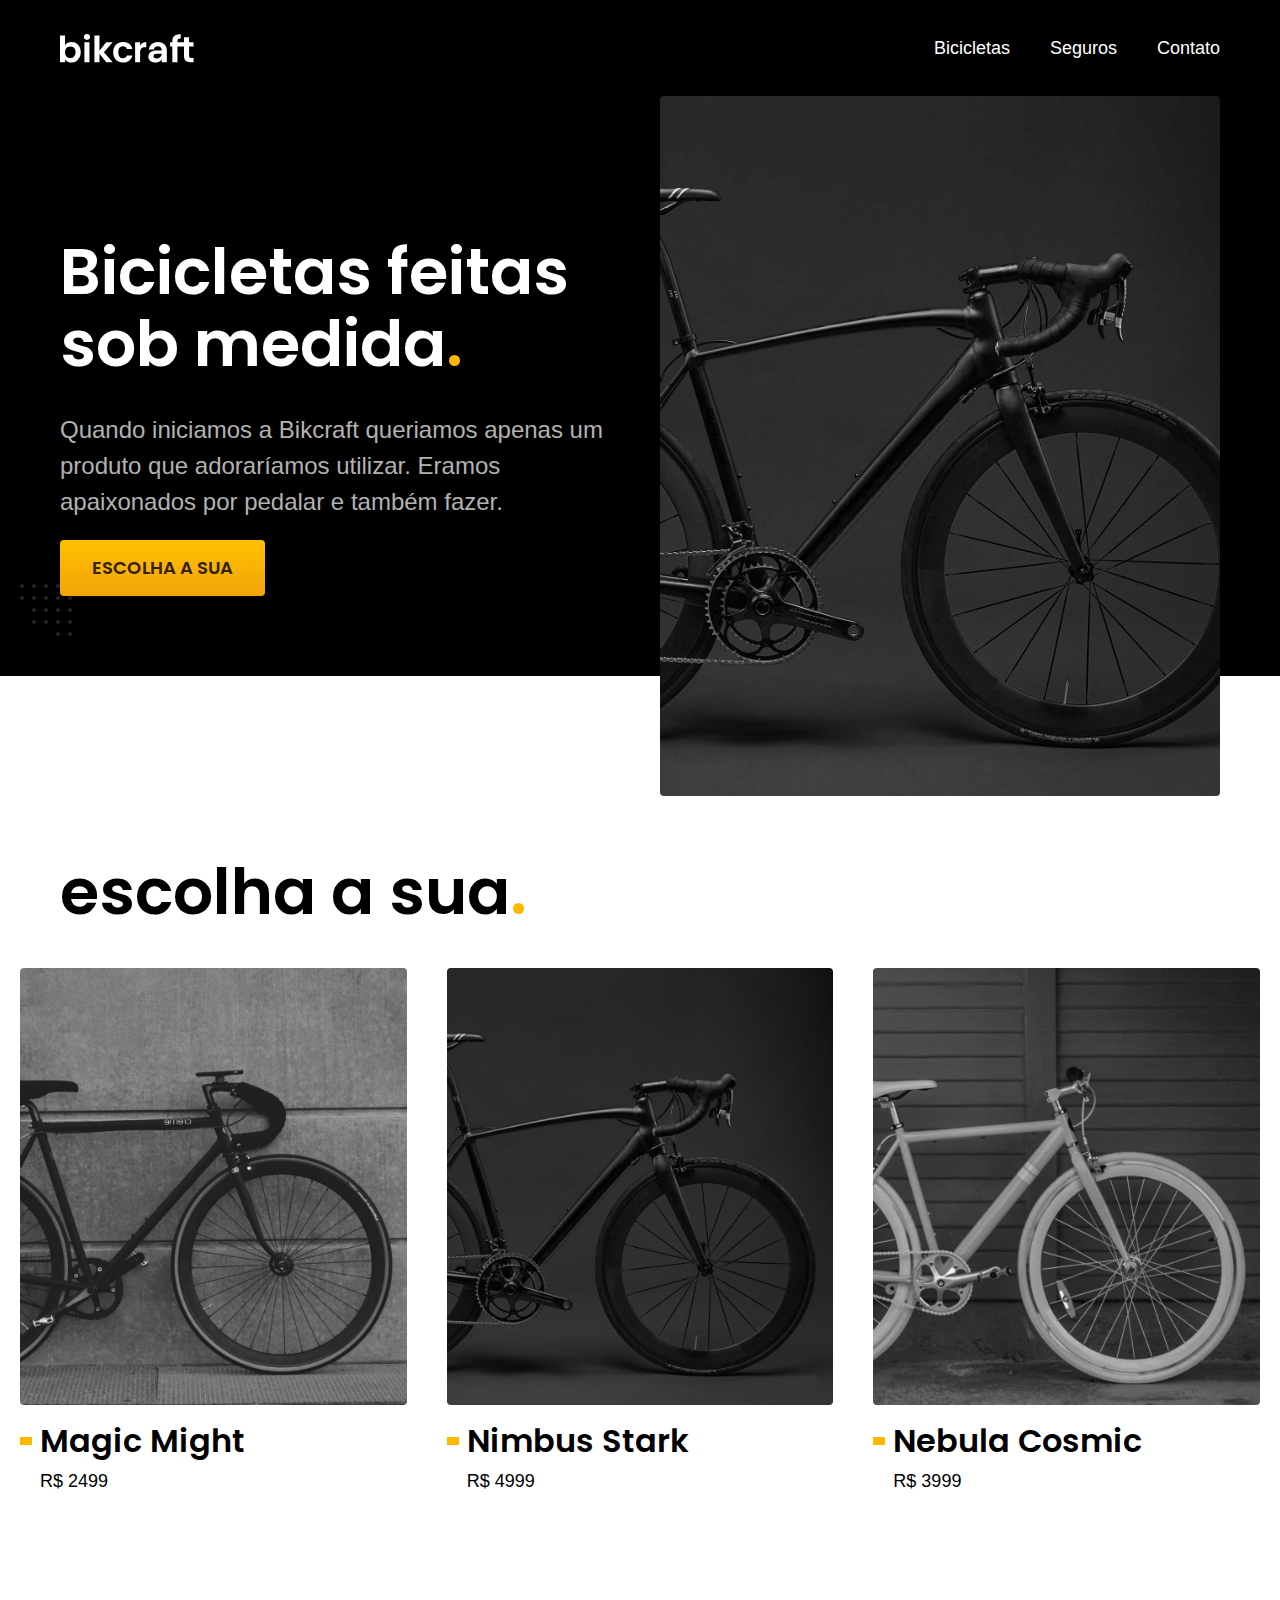
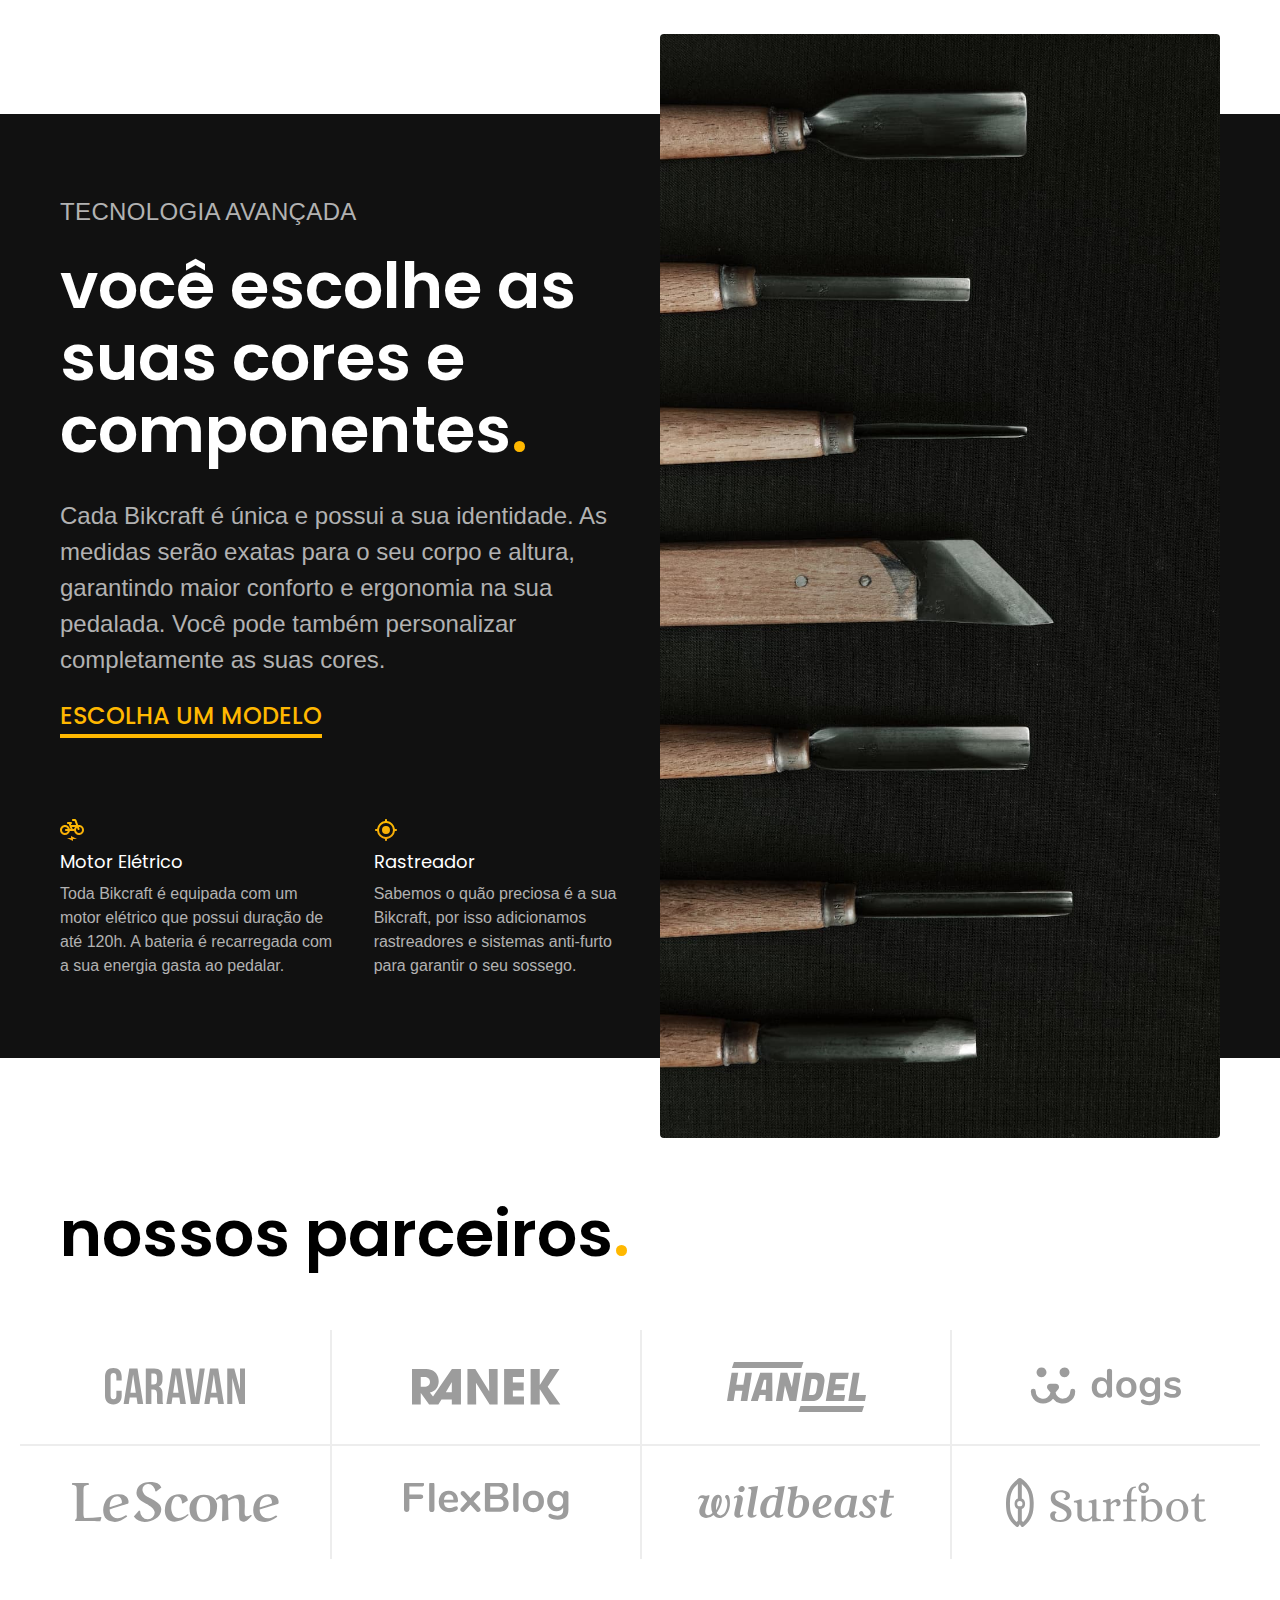
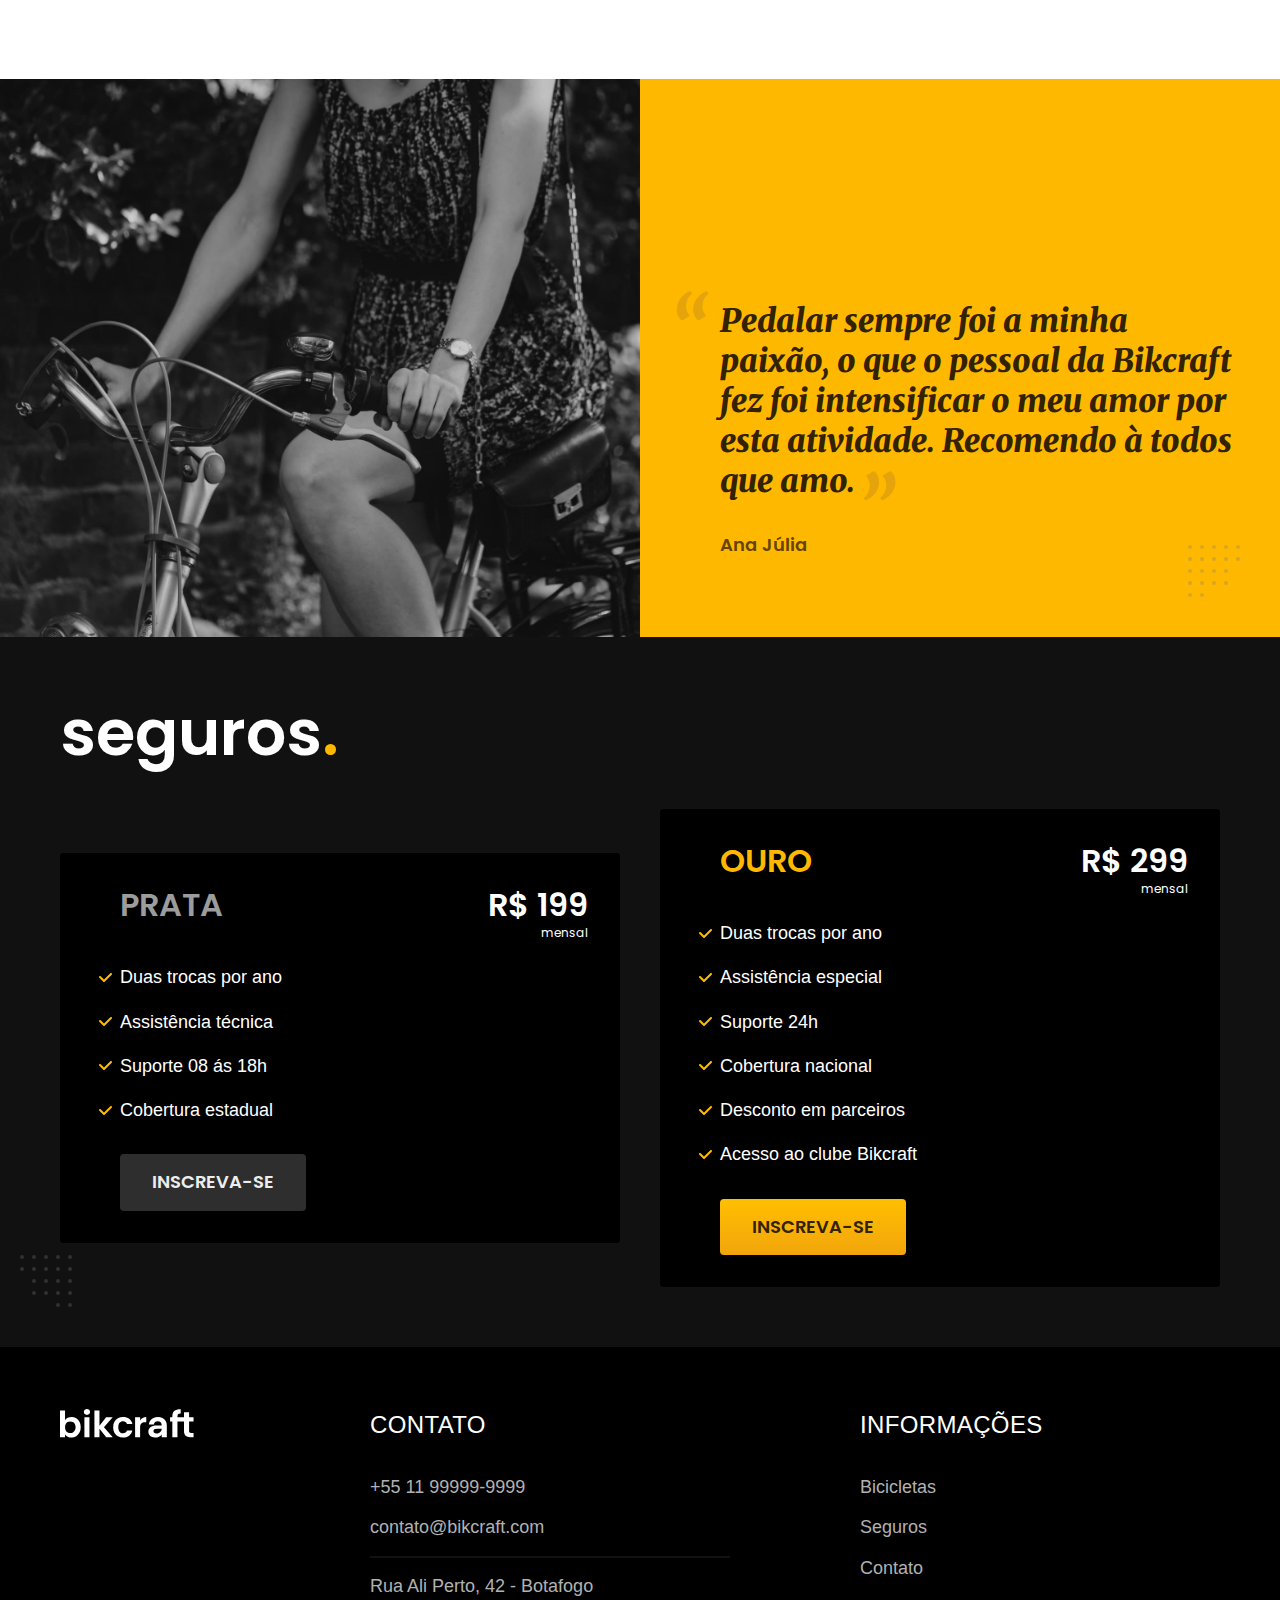
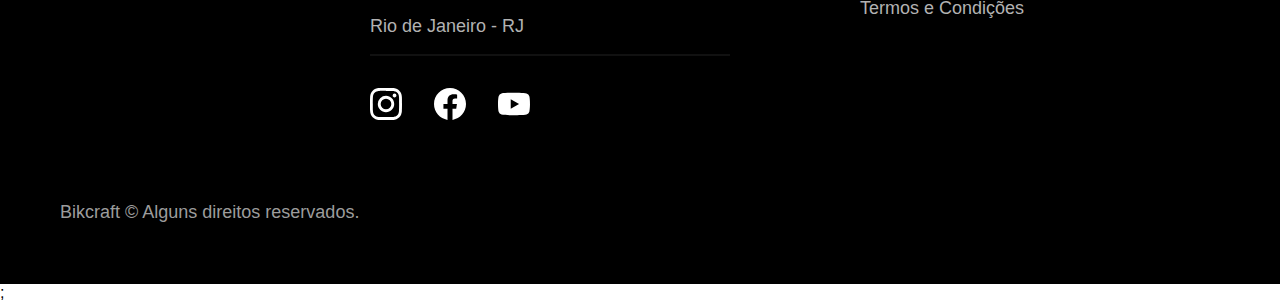
<file: index.html>
<!DOCTYPE html>
<html lang="pt-br">
<head>
    <meta charset="UTF-8">
    <meta name="viewport" content="width=device-width, initial-scale=1.0">
    <meta name="description" content="Bicicletas elétricas de alta precisão e qualidade, feitas sob medida para o cliente. Explore o mundo na sua velocidade com a Bikcraft.">
    <link rel="icon" href="./favicon.svg" type="image/svg+xml">
    <link rel="preload" href="css/style.min.css" as="style">
    <link rel="stylesheet" href="css/style.min.css">
    <title>Bikcraft - home</title>

    <script>document.documentElement.classList.add('js')</script>
</head>
<body>
    <header class="header-bg">
        <div class="header container">
            <a href="index.html">
                <img src="img/bikcraft.svg" width="136" height="32" alt="bikcraft">
            </a>
            <nav aria-label="primaria">
                <ul class="header-menu font-1-m">
                    <li> <a href="bicicletas.html">Bicicletas</a> </li>
                    <li> <a href="seguros.html">Seguros</a> </li>
                    <li> <a href="contato.html">Contato</a> </li>
                </ul>
            </nav>
        </div>
    </header>

    <main class="intro-bg">
        <div class="intro container">
            <div class="intro-conteudo">
                <h1 class="font-1-xxl fadeInDown"  data-anime="200">Bicicletas feitas sob medida<span class="ponto font-1-xxl">.</span></h1>
                <p class="font-2-l fadeInDown" data-anime="400">Quando iniciamos a Bikcraft queriamos apenas um produto que adoraríamos utilizar. Eramos apaixonados por pedalar e também fazer.</p>
                 <a class="btn fadeInDown" href="bicicletas.html"  data-anime="600">ESCOLHA A SUA</a>
            </div>
            <picture data-anime="800" class="fadeInDown">
                <source media="(max-width:800px)" srcset="img/bicicletas/nimbus.jpg">
                <img src="img/fotos/introducao.jpg" width="1280" height="1600" alt="Bicicleta elétrica preta">
            </picture>
        </div>
    </main>

    <article class="bikes-list">
        <h2 class="font-1-xxl container">escolha a sua<span class="ponto font-1-xxl">.</span></h2>

        <ul>
            <li>
                <a href="./bicicletas/magic.html">
                    <img src="img/bicicletas/magic-home.jpg" alt="bicicleta preta">
                    <h3 class="font-1-xl">Magic Might</h3>
                    <span class="font-2-m">R$ 2499</span>
                </a>
            </li>

            <li>
                <a href="bicicletas/nimbus.html">
                    <img src="img/bicicletas/nimbus-home.jpg" alt="bicicleta preta">
                    <h3 class="font-1-xl">Nimbus Stark</h3>
                    <span class="font-2-m">R$ 4999</span>
                </a>
            </li>

            <li>
                <a href="./bicicletas/nebula.html">
                    <img src="img/bicicletas/nebula-home.jpg" alt="bicicleta preta">
                    <h3 class="font-1-xl">Nebula Cosmic</h3>
                    <span class="font-2-m">R$ 3999</span>
                </a>
            </li>
        </ul>
    </article>
    
    <article class="tech-bg">
        <div class="tech container">
            <div class="tech-contain">
                <span class="font-2-l-b cor-05">Tecnologia Avançada</span>
                <h2 class="font-1-xxl cor-0">você escolhe as suas cores e componentes<span class="ponto">.</span></h2>
                <p class="font-2-l cor-05">Cada Bikcraft é única e possui a sua identidade. As medidas serão exatas para o seu corpo e altura, garantindo maior conforto e ergonomia na sua pedalada. Você pode também personalizar completamente as suas cores.</p>
                <a class="link" href="bicicletas.html">Escolha um modelo</a>
                <div class="tech-vantagens">
                    <div>
                        <img src="img/icones/eletrica.svg" width="24" height="24" alt="">
                        <h3 class="font-1-m cor-0">Motor Elétrico</h3>
                        <p class="font-2-s cor-05">Toda Bikcraft é equipada com um motor elétrico que possui duração de até 120h. A bateria é recarregada com a sua energia gasta ao pedalar.</p>
                    </div>
                    <div>
                        <img src="img/icones/rastreador.svg" width="24" height="24" alt="">
                        <h3 class="font-1-m cor-0">Rastreador</h3>
                        <p class="font-2-s cor-05">Sabemos o quão preciosa é a sua Bikcraft, por isso adicionamos rastreadores e sistemas anti-furto para garantir o seu sossego.</p>
                    </div>
                </div>
            </div> 
            <div class="tech-img">
                <img src="img/fotos/tecnologia.jpg" width="1200" height="1920"  alt="">
            </div>
        </div>
    </article>
    
    <section class="parceiros" aria-label="Nossos Parceiros">
        <h2 class="font-1-xxl container">nossos parceiros<span class="ponto font-1-xxl">.</span></h2>

        <ul>
            <li><img src="img/parceiros/caravan.svg" width="140" height="38" alt="caravan"></li>
            <li><img src="img/parceiros/ranek.svg" width="149" height="36"  alt="ranek"></li>
            <li><img src="img/parceiros/handel.svg" width="139" height="50"  alt="handel"></li>
            <li><img src="img/parceiros/dogs.svg" width="152" height="39" alt="dogs"></li>
            <li><img src="img/parceiros/lescone.svg"width="208" height="41" alt="lescone"></li>
            <li><img src="img/parceiros/flexblog.svg" width="165" height="38" alt="flexblog"></li>
            <li><img src="img/parceiros/wildbeast.svg" width="196" height="34" alt="wildbeast"></li>
            <li><img src="img/parceiros/surfbot.svg" width="200" height="49" alt="surfbot"></li>
        </ul>
    </section>

    <section class="depoimento" aria-label="Depoimento">
        <div>
            <img src="img/fotos/depoimento.jpg" width="1560" height="1360" alt="Pessoa pedalando uma bicicleta Bikcraft">
        </div>
        <div class="depoimento-conteudo">
            <blockquote class="font-1-xl cor-p5">
                <p>Pedalar sempre foi a minha paixão, o que o pessoal da Bikcraft fez foi intensificar o meu amor por esta atividade. Recomendo à todos que amo.</p>
            </blockquote>
            <span class="font-1-m-b cor-p4">Ana Júlia</span>
        </div>

    </section>

    <article class="seguros-bg">
        <div class="seguros container">
            <h2 class="font-1-xxl cor-0">seguros<span class="ponto">.</span></h2>
            <div class="seguros-item">
                <h3 class="font-1-xl cor-06">PRATA</h3>
                <span class="font-1-xl cor-0">R$ 199 <span class="font-1-xs cor-6">mensal</span></span>
                <ul class="font-2-m cor-0">
                    <li>Duas trocas por ano</li>
                    <li>Assistência técnica</li>
                    <li>Suporte 08 ás 18h</li>
                    <li>Cobertura estadual</li>
                </ul>
                <a class="btn secundario" href="orcamento.html">Inscreva-se</a>
            </div>

            <div class="seguros-item">
                <h3 class="font-1-xl cor-p1">OURO</h3>
                <span class="font-1-xl cor-0">R$ 299 <span class="font-1-xs cor-6">mensal</span></span>
                <ul class="font-2-m cor-0">
                    <li>Duas trocas por ano</li>
                    <li>Assistência especial</li>
                    <li>Suporte 24h</li>
                    <li>Cobertura nacional</li>
                    <li>Desconto em parceiros</li> 
                    <li>Acesso ao clube Bikcraft</li>
                </ul>
                <a class="btn" href="orcamento.html">Inscreva-se</a>
            </div>
        </div>
    </article>

    <footer class="footer-bg">
        <div class="footer container">
            <img src="img/bikcraft.svg" width="136" height="32" alt="Bikcraft">
            <div class="footer-contato">
                <h3 class="font-2-l-b cor-0">Contato</h3>
                <ul class="font-2-m cor-05">
                    <li><a href="tel:+5511999999999">+55 11 99999-9999</a></li>
                    <li><a href="mailto:contato@bikcraft.com">contato@bikcraft.com</a></li>
                    <li>Rua Ali Perto, 42 - Botafogo</li>
                    <li>Rio de Janeiro - RJ</li>
                </ul>
                <div class="footer-redes">
                    <a href="./">
                        <img src="img/redes/instagram.svg" width="32" height="32" alt="Instagran">
                    </a>
                    <a href="./">
                        <img src="img/redes/facebook.svg" width="32" height="32" alt="Facebook">
                    </a>
                    <a href="./">
                        <img src="img/redes/youtube.svg" width="32" height="32" alt="Youtube">
                    </a>
                </div>
            </div>
            <div class="fooer-informacoes">
                <h3 class="font-2-l-b cor-0">Informações</h3>
                <nav>
                    <ul class="font-1-m cor-05">
                        <li> <a href="bicicletas.html">Bicicletas</a> </li>
                        <li> <a href="seguros.html">Seguros</a> </li>
                        <li> <a href="contato.html">Contato</a> </li>
                        <li> <a href="termos.html">Termos e Condições</a> </li>
                    </ul>
                </nav>
            </div>
            <p class="footer-copy font-2-m cor-06">Bikcraft © Alguns direitos reservados.</p>
        </div>
    </footer>

    <script src="./js/simple-anime.js"></script>;
    <script src="js/script.js"></script>
</body>
</html>
</file>
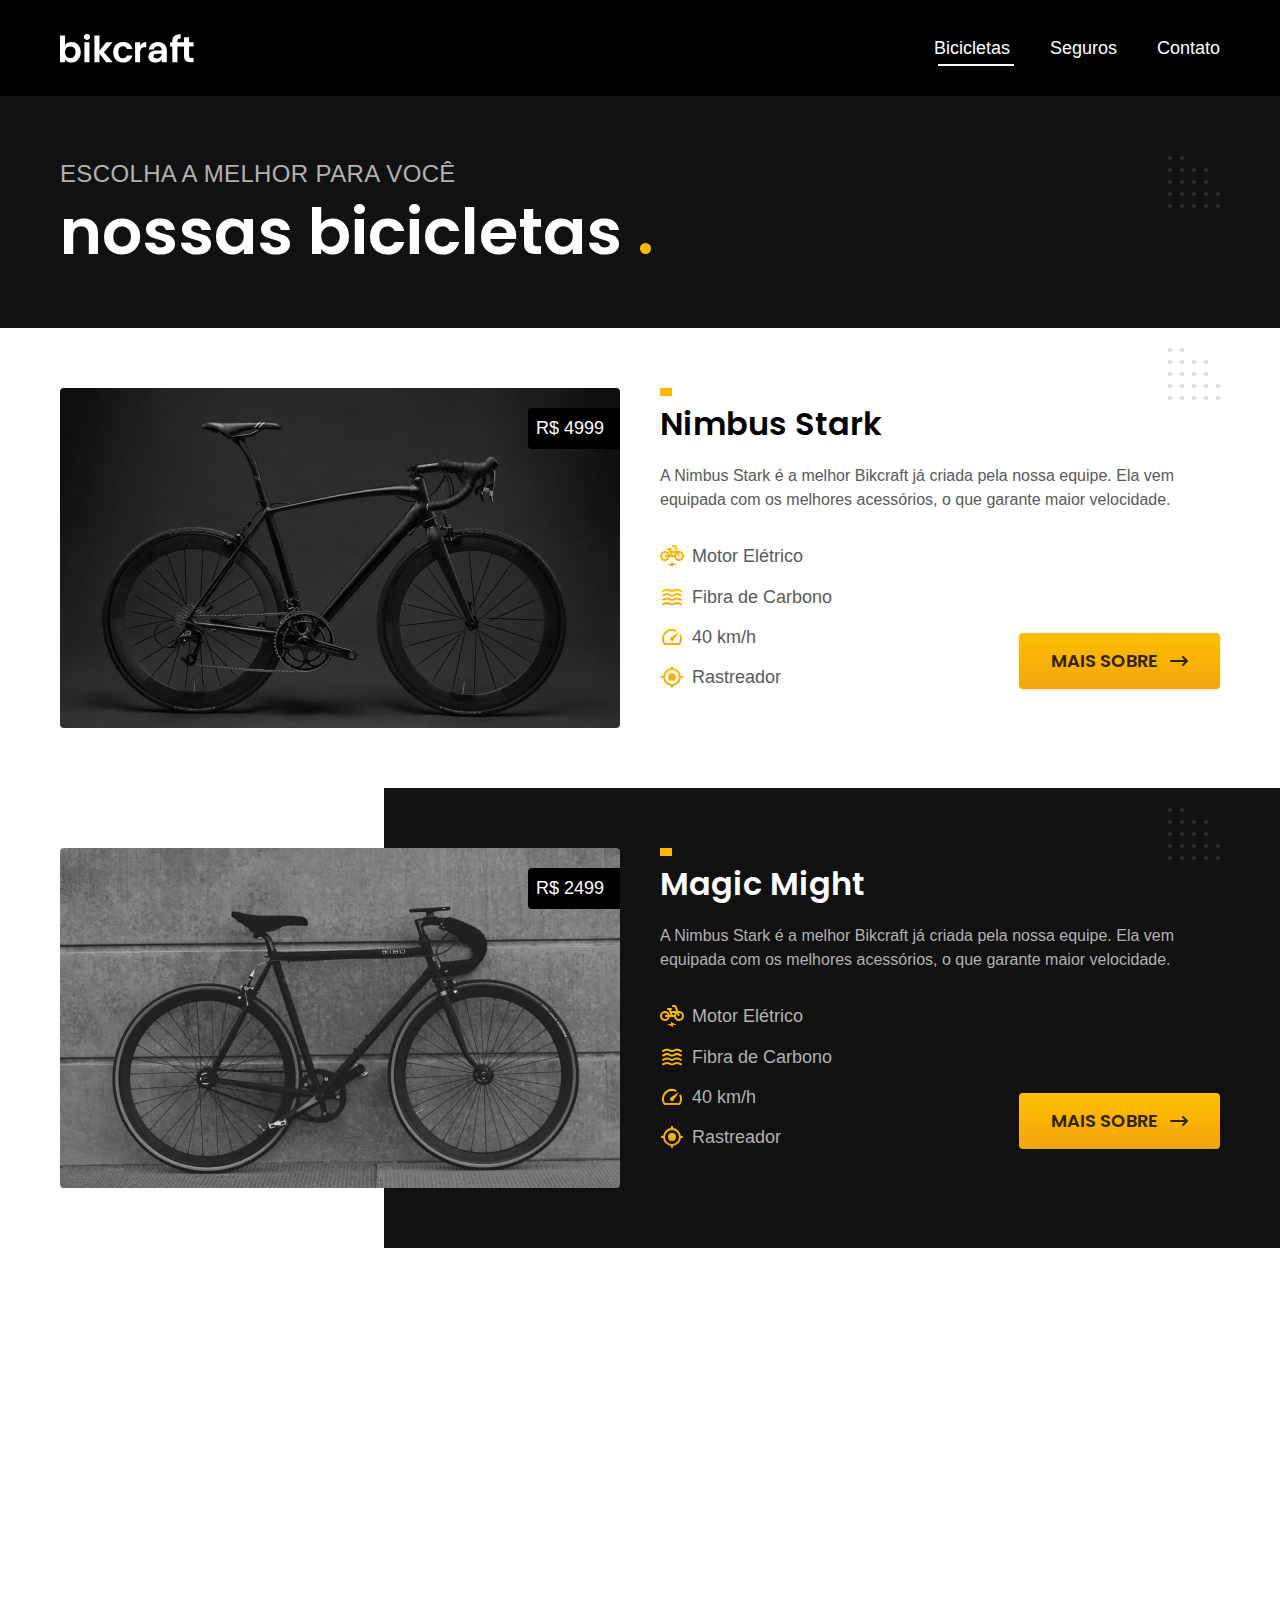
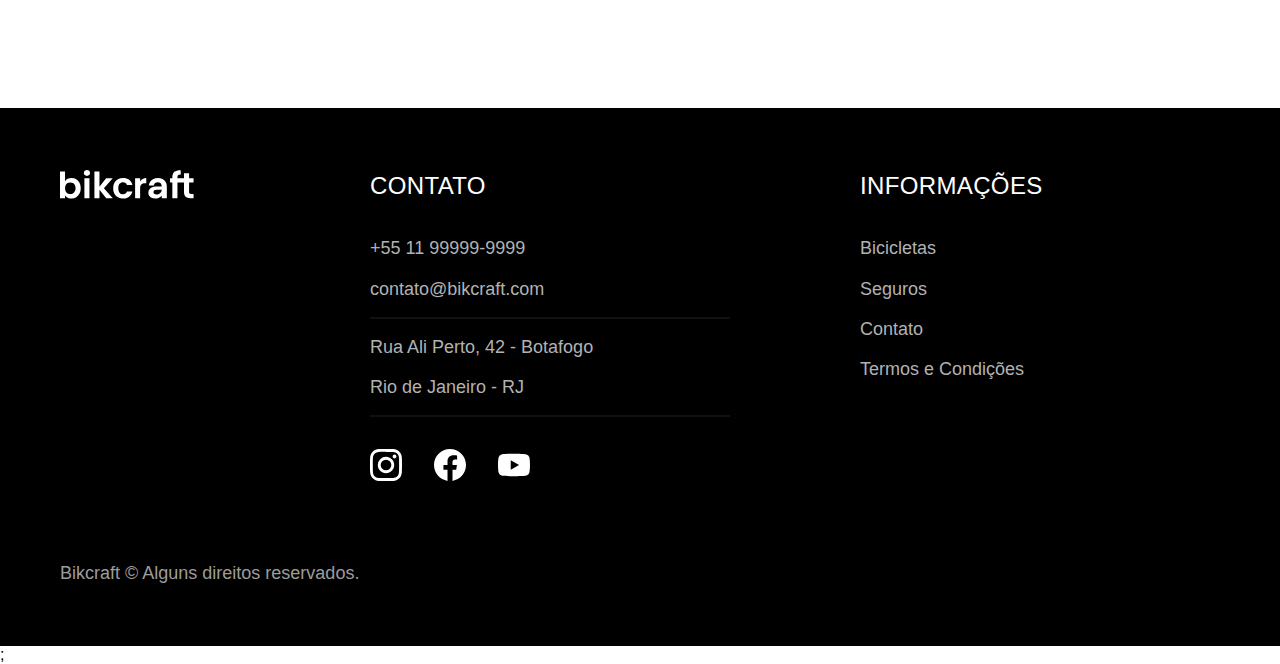
<file: bicicletas.html>
<!DOCTYPE html>
<html lang="pt-br">
<head>
    <meta charset="UTF-8">
    <meta name="viewport" content="width=device-width, initial-scale=1.0">
    <meta name="description" content="Bicicletas elétricas de alta precisão e qualidade, feitas sob medida para o cliente. Explore o mundo na sua velocidade com a Bikcraft.">
    <link rel="icon" href="./favicon.svg" type="image/svg+xml">
    <link rel="preload" href="css/style.min.css" as="style">
    <link rel="stylesheet" href="css/style.min.css">
    <title>Bikcraft| bicicletas</title>
    <script>document.documentElement.classList.add('js')</script>
</head>
<body id="bicicletas">
    <header class="header-bg">
        <div class="header container">
            <a href="index.html">
                <img src="img/bikcraft.svg" alt="bikcraft">
            </a>
            <nav aria-label="primaria">
                <ul class="header-menu font-1-m">
                    <li> <a href="bicicletas.html">Bicicletas</a> </li>
                    <li> <a href="seguros.html">Seguros</a> </li>
                    <li> <a href="contato.html">Contato</a> </li>
                </ul>
            </nav>
        </div>
    </header>

    <main>
        <div class="titulo-bg">
            <div class="titulo container fadeInDown" data-anime="200">
                <p class="font-2-l-b cor-05">Escolha a melhor para você</p>
                <h1 class="font-1-xxl cor-0">nossas bicicletas <span class="ponto font-1-xxl">.</span></h1>
            </div>
        </div>

        <div class="bicicletas container fadeInLeft" data-anime="400">
            <div class="bicicletas-imagem">
                <img src="img/bicicletas/nimbus.jpg" alt="Bicicleta preta">
                <span class="font-2-m cor-0">R$ 4999</span>
            </div>
            <div class="bicicletas-conteudo">
                <h2 class="font-1-xl">Nimbus Stark</h2>
                <p class="font-2-s cor-08">A Nimbus Stark é a melhor Bikcraft já criada pela nossa equipe. Ela vem equipada com os melhores acessórios, o que garante maior velocidade.</p>
                <ul class="font-1-m cor-08">
                    <li><img src="img/icones/eletrica.svg" alt="">
                        Motor Elétrico
                    </li>
                    <li><img src="img/icones/carbono.svg" alt="">
                        Fibra de Carbono
                    </li>
                    <li><img src="img/icones/velocidade.svg" alt="">
                        40 km/h
                    </li>
                    <li><img src="img/icones/rastreador.svg" alt="">
                        Rastreador
                    </li>
                </ul>
                <a class="btn seta" href="bicicletas/nimbus.html">Mais sobre</a>
            </div>
        </div>

        <div class="bicicletas-bg fadeInRigth" data-anime="600">
            <div class="bicicletas container">
                <div class="bicicletas-imagem">
                    <img src="img/bicicletas/magic.jpg" alt="Bicicleta preta">
                    <span class="font-2-m cor-0">R$ 2499</span>
                </div>
                <div class="bicicletas-conteudo">
                    <h2 class="font-1-xl cor-0">Magic Might</h2>
                    <p class="font-2-s cor-05">A Nimbus Stark é a melhor Bikcraft já criada pela nossa equipe. Ela vem equipada com os melhores acessórios, o que garante maior velocidade.</p>
                    <ul class="font-1-m cor-05">
                        <li><img src="img/icones/eletrica.svg" alt="">
                        Motor Elétrico
                        </li>
                        <li><img src="img/icones/carbono.svg" alt="">
                        Fibra de Carbono
                        </li>
                        <li><img src="img/icones/velocidade.svg" alt="">
                        40 km/h
                        </li>
                        <li><img src="img/icones/rastreador.svg" alt="">
                        Rastreador
                        </li>
                    </ul>
                    <a class="btn seta" href="bicicletas/magic.html">Mais sobre</a>
                </div>
            </div>
        </div>

        <div class="bicicletas container fadeInRigth" data-anime="800">
            <div class="bicicletas-imagem">
                <img src="img/bicicletas/nebula.jpg" alt="Bicicleta branca">
                <span class="font-2-m cor-0">R$ 3999</span>
            </div>
            <div class="bicicletas-conteudo">
                <h2 class="font-1-xl">Nebula Cosmic</h2>
                <p class="font-2-s cor-08">A Nimbus Stark é a melhor Bikcraft já criada pela nossa equipe. Ela vem equipada com os melhores acessórios, o que garante maior velocidade.</p>
                <ul class="font-1-m cor-08">
                    <li><img src="img/icones/eletrica.svg" alt="">
                        Motor Elétrico
                    </li>
                    <li><img src="img/icones/carbono.svg" alt="">
                        Fibra de Carbono
                    </li>
                    <li><img src="img/icones/velocidade.svg" alt="">
                        40 km/h
                    </li>
                    <li><img src="img/icones/rastreador.svg" alt="">
                        Rastreador
                    </li>
                </ul>
                <a class="btn seta" href="bicicletas/nebula.html">Mais sobre</a>
            </div>
        </div>
    </main>

    <footer class="footer-bg">
        <div class="footer container">
            <img src="img/bikcraft.svg" alt="Bikcraft">
            <div class="footer-contato">
                <h3 class="font-2-l-b cor-0">Contato</h3>
                <ul class="font-2-m cor-05">
                    <li><a href="tel:+5511999999999">+55 11 99999-9999</a></li>
                    <li><a href="mailto:contato@bikcraft.com">contato@bikcraft.com</a></li>
                    <li>Rua Ali Perto, 42 - Botafogo</li>
                    <li>Rio de Janeiro - RJ</li>
                </ul>
                <div class="footer-redes">
                    <a href="./">
                        <img src="img/redes/instagram.svg" alt="Instagran">
                    </a>
                    <a href="./">
                        <img src="img/redes/facebook.svg" alt="Facebook">
                    </a>
                    <a href="./">
                        <img src="img/redes/youtube.svg" alt="Youtube">
                    </a>
                </div>
            </div>
            <div class="fooer-informacoes">
                <h3 class="font-2-l-b cor-0">Informações</h3>
                <nav>
                    <ul class="font-1-m cor-05">
                        <li> <a href="bicicletas.html">Bicicletas</a> </li>
                        <li> <a href="seguros.html">Seguros</a> </li>
                        <li> <a href="contato.html">Contato</a> </li>
                        <li> <a href="termos.html">Termos e Condições</a> </li>
                    </ul>
                </nav>
            </div>
            <p class="footer-copy font-2-m cor-06">Bikcraft © Alguns direitos reservados.</p>
        </div>
    </footer>
    
    <script src="./js/simple-anime.js"></script>;
    <script src="js/script.js"></script>
</body>
</html>
</file>
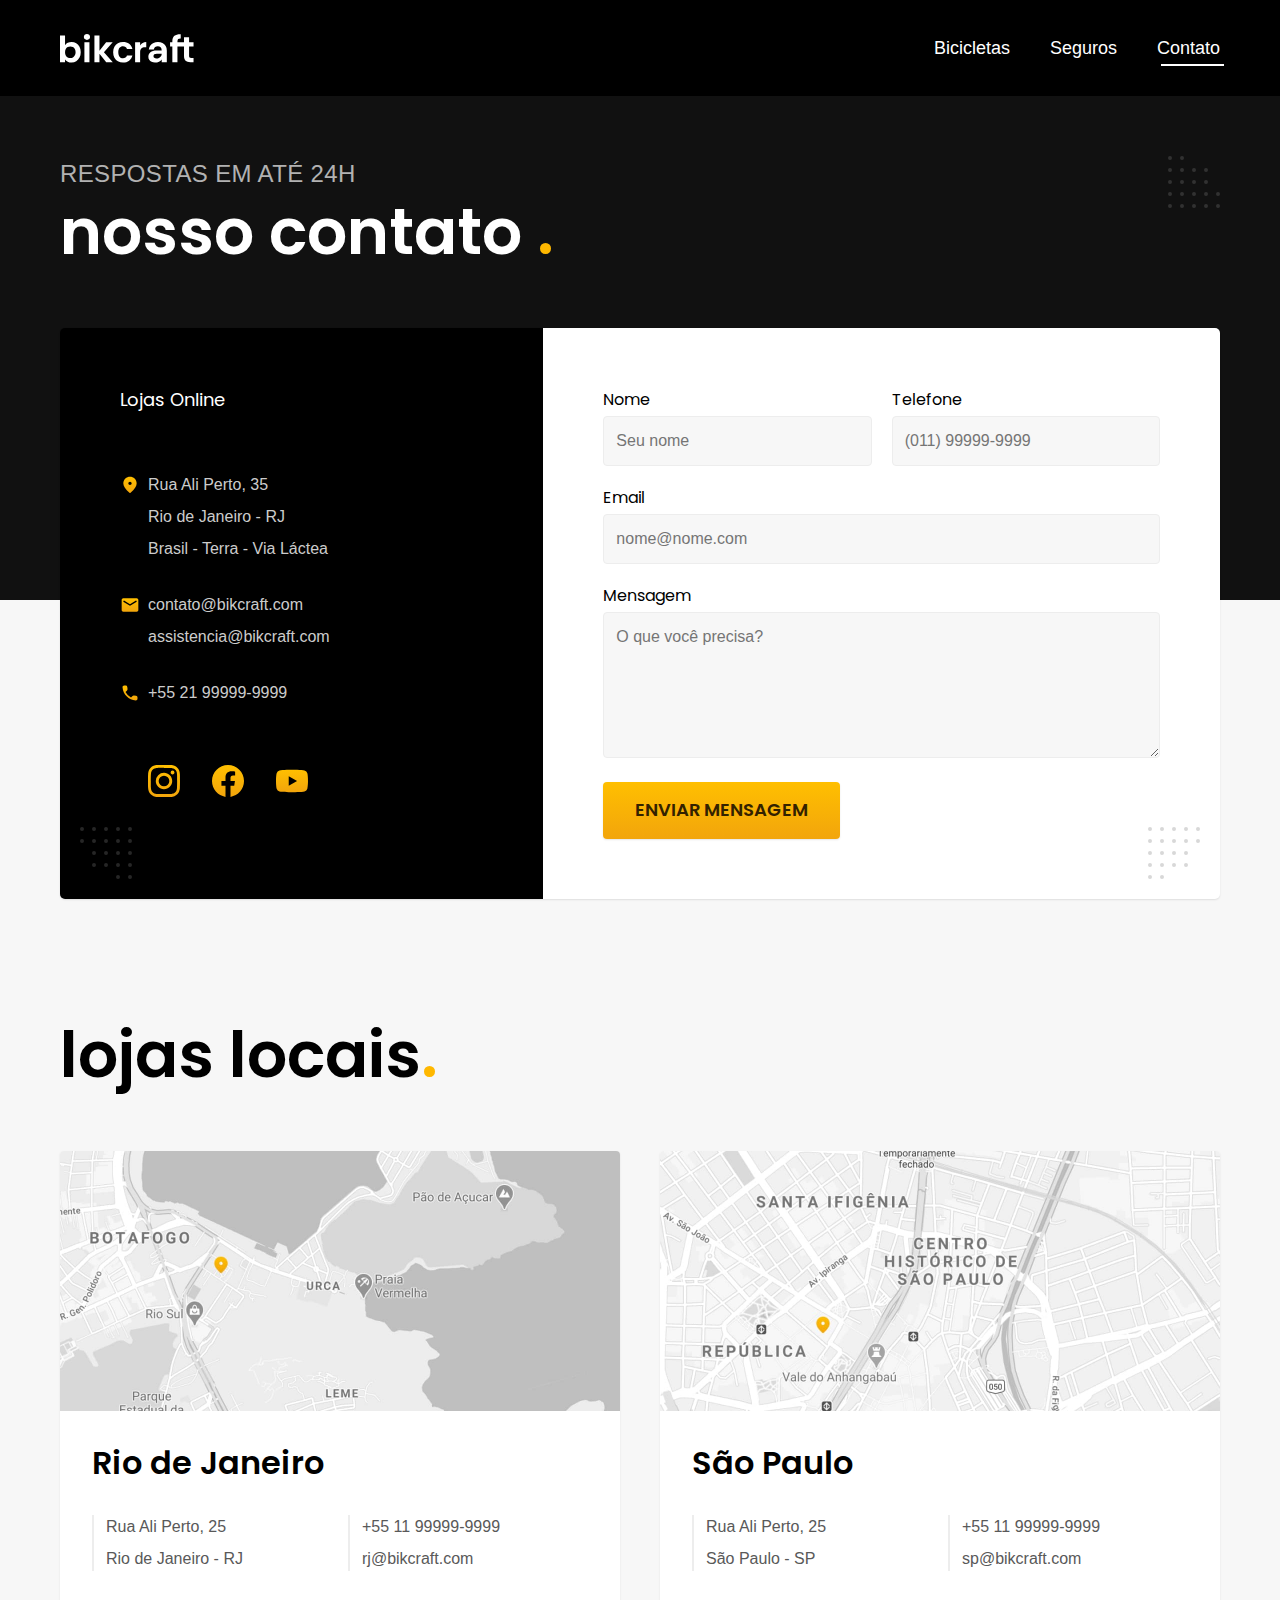
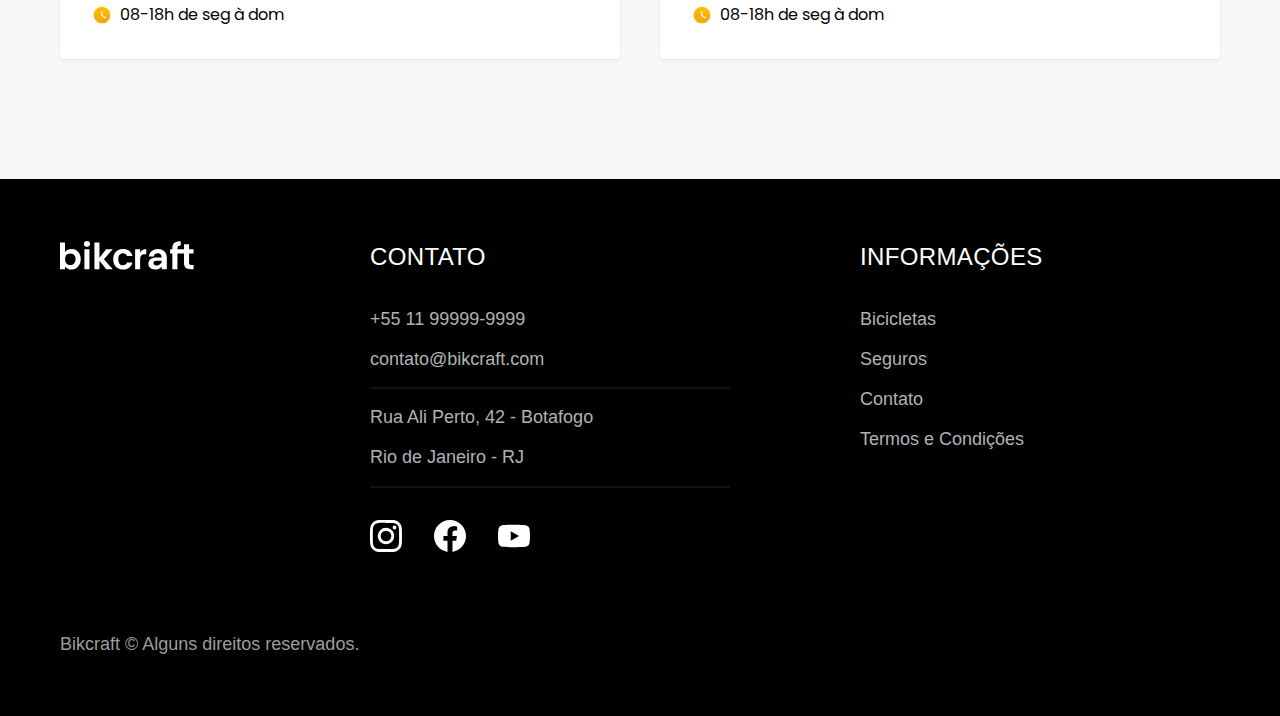
<file: contato.html>
<!DOCTYPE html>
<html lang="pt-br">
<head>
    <meta charset="UTF-8">
    <meta name="viewport" content="width=device-width, initial-scale=1.0">
    <title>Bikcraft - contato</title>
    <link rel="icon" href="./favicon.svg" type="image/svg+xml">
    <link rel="preload" href="css/style.min.css" as="style">
    <link rel="stylesheet" href="css/style.min.css">
    <script>document.documentElement.classList.add('js')</script>
</head>
<body id="contato">
    <header class="header-bg">
        <div class="header container">
            <a href="index.html">
                <img src="img/bikcraft.svg" alt="bikcraft">
            </a>
            <nav aria-label="primaria">
                <ul class="header-menu font-1-m">
                    <li> <a href="bicicletas.html">Bicicletas</a> </li>
                    <li> <a href="seguros.html">Seguros</a> </li>
                    <li> <a href="contato.html">Contato</a> </li>
                </ul>
            </nav>
        </div>
    </header>

    <main>
        <div class="titulo-bg">
            <div class="titulo container fadeInDown" data-anime="200">
                <p class="font-2-l-b cor-05">Respostas em até 24h</p>
                <h1 class="font-1-xxl cor-0">nosso contato <span class="ponto font-1-xxl">.</span></h1>
            </div>
        </div>

        <div class="contato container fadeInDown" data-anime="400">
            <section class="contato-dados" aria-label="Endereço">
                <h2 class="font-1-m cor-0">Lojas Online</h2>
                <div class="contato-endereco font-2-s cor-04">
                    <p>Rua Ali Perto, 35</p>
                    <p>Rio de Janeiro - RJ</p>
                    <p>Brasil - Terra - Via Láctea</p>
                </div> 
                <address class="contato-meios font-2-s cor-04">
                    <a href="mailto:contato@bikcraft.com">contato@bikcraft.com</a>
                    <a href="mailto:assistencia@bikcraft.com">assistencia@bikcraft.com</a>
                    <a href="tel:+5521999999999">+55 21 99999-9999</a>
                </address>
                <div  class="contato-redes">
                    <a href="./">
                        <img src="img/redes/instagram-p.svg" alt="Instagran">
                    </a>
                    <a href="./">
                        <img src="img/redes/facebook-p.svg" alt="Facebook">
                    </a>
                    <a href="./">
                        <img src="img/redes/youtube-p.svg" alt="Youtube">
                    </a>
                </div>
            </section>
            <section class="contato-formulario" aria-label="Formulario">
                <form class="form" action="./contato.html">
                    <div>
                        <label for="nome">Nome</label>
                        <input type="text" name="nome" id="nome" placeholder="Seu nome">
                    </div>
                    <div>
                        <label for="tel">Telefone</label>
                        <input type="text" name="tel" id="tel" placeholder="(011) 99999-9999">
                    </div>
                    <div class="col-2">
                        <label for="email">Email</label>
                        <input type="email" name="email" id="email" placeholder="nome@nome.com">
                    </div>
                    <div class="col-2">
                        <label for="mensagem">Mensagem</label>
                        <textarea rows="5" name="mensagem" id="mensagem" placeholder="O que você precisa?"></textarea>
                    </div>
                    <button class="btn col-2">Enviar mensagem</button>
                </form>
            </section>
        </div>
    </main>

    <article class="lojas container">
        <h2 class="font-1-xxl">lojas locais<span class="ponto">.</span></h2>
        <div class="lojas-item">
            <img src="img/lojas/rj.jpg" alt="mapa marcando o endereço em Rua Ali Perto, 25 - Rio de Janeiro - RJ">
            <div class="lojas-conteudo">
                <h3 class="font-1-xl">Rio de Janeiro</h3>
                <div class="lojas-dados font-2-s cor-08">
                    <p>Rua Ali Perto, 25</p>
                    <p>Rio de Janeiro - RJ</p>
                </div>
                <div class="lojas-dados font-2-s cor-08">
                    <a href="tel:+5511999999999">+55 11 99999-9999</a>
                    <a href="mailto:rj@bikcraft.com">rj@bikcraft.com</a>
                </div>
                <p class="lojas-tempo font-1-s"><img src="img/icones/horario.svg" alt="">08-18h de seg à dom</p>
            </div>
        </div>
        <div class="lojas-item">
            <img src="img/lojas/sp.jpg" alt="mapa marcando o endereço em Rua Ali Perto, 25 - São Paulo - SP">
            <div class="lojas-conteudo">
                <h3 class="font-1-xl">São Paulo</h3>
                <div class="lojas-dados font-2-s cor-08">
                    <p>Rua Ali Perto, 25</p>
                    <p>São Paulo - SP</p>
                </div>
                <div class="lojas-dados font-2-s cor-08">
                    <a href="tel:+5511999999999">+55 11 99999-9999</a>
                    <a href="mailto:sp@bikcraft.com">sp@bikcraft.com</a>
                </div>
                <p class="lojas-tempo font-1-s"><img src="img/icones/horario.svg" alt="">08-18h de seg à dom</p>
            </div>
        </div>
    </article>

    <footer class="footer-bg">
        <div class="footer container">
            <img src="img/bikcraft.svg" alt="Bikcraft">
            <div class="footer-contato">
                <h3 class="font-2-l-b cor-0">Contato</h3>
                <ul class="font-2-m cor-05">
                    <li><a href="tel:+5511999999999">+55 11 99999-9999</a></li>
                    <li><a href="mailto:contato@bikcraft.com">contato@bikcraft.com</a></li>
                    <li>Rua Ali Perto, 42 - Botafogo</li>
                    <li>Rio de Janeiro - RJ</li>
                </ul>
                <div class="footer-redes">
                    <a href="./">
                        <img src="img/redes/instagram.svg" alt="Instagran">
                    </a>
                    <a href="./">
                        <img src="img/redes/facebook.svg" alt="Facebook">
                    </a>
                    <a href="./">
                        <img src="img/redes/youtube.svg" alt="Youtube">
                    </a>
                </div>
            </div>
            <div class="fooer-informacoes">
                <h3 class="font-2-l-b cor-0">Informações</h3>
                <nav>
                    <ul class="font-1-m cor-05">
                        <li> <a href="bicicletas.html">Bicicletas</a> </li>
                        <li> <a href="seguros.html">Seguros</a> </li>
                        <li> <a href="contato.html">Contato</a> </li>
                        <li> <a href="termos.html">Termos e Condições</a> </li>
                    </ul>
                </nav>
            </div>
            <p class="footer-copy font-2-m cor-06">Bikcraft © Alguns direitos reservados.</p>
        </div>
    </footer>

    <script src="./js/simple-anime.js"></script>
    <script src="js/script.js"></script>
</body>
</html>
</file>
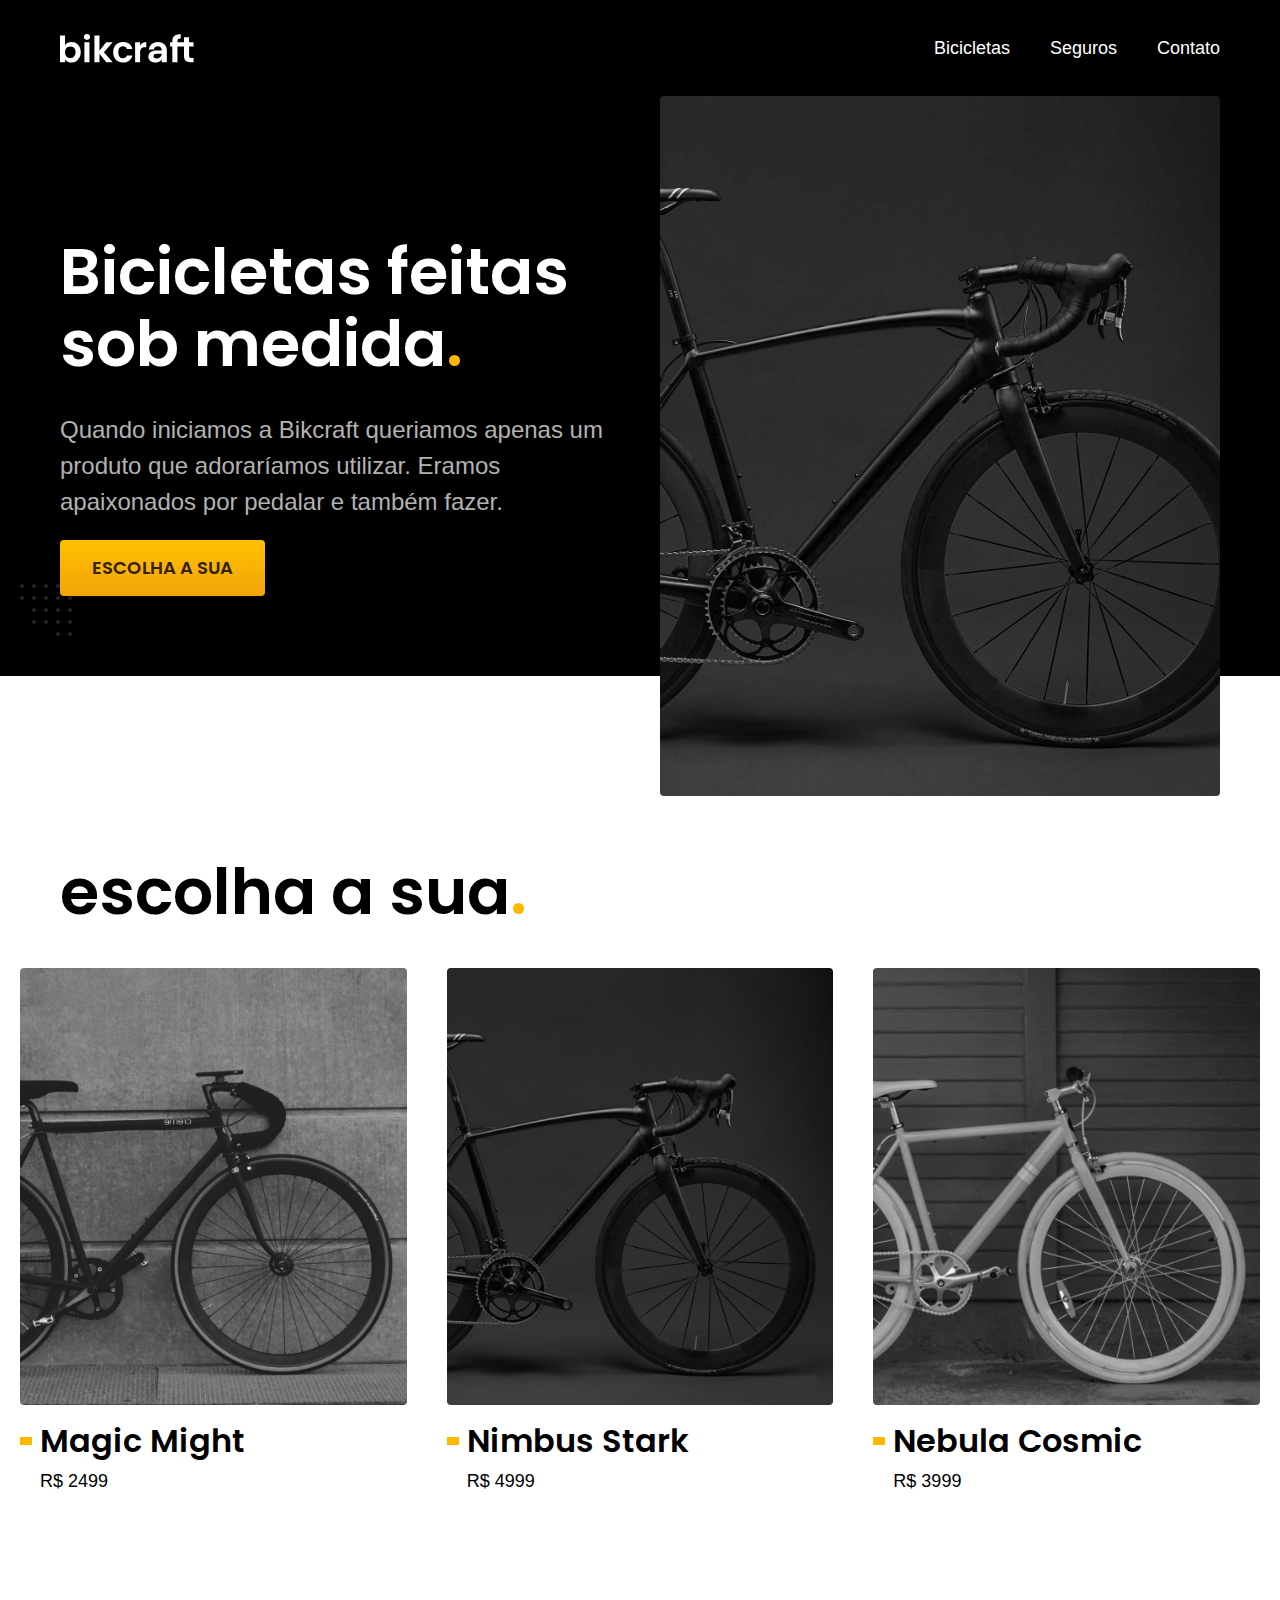
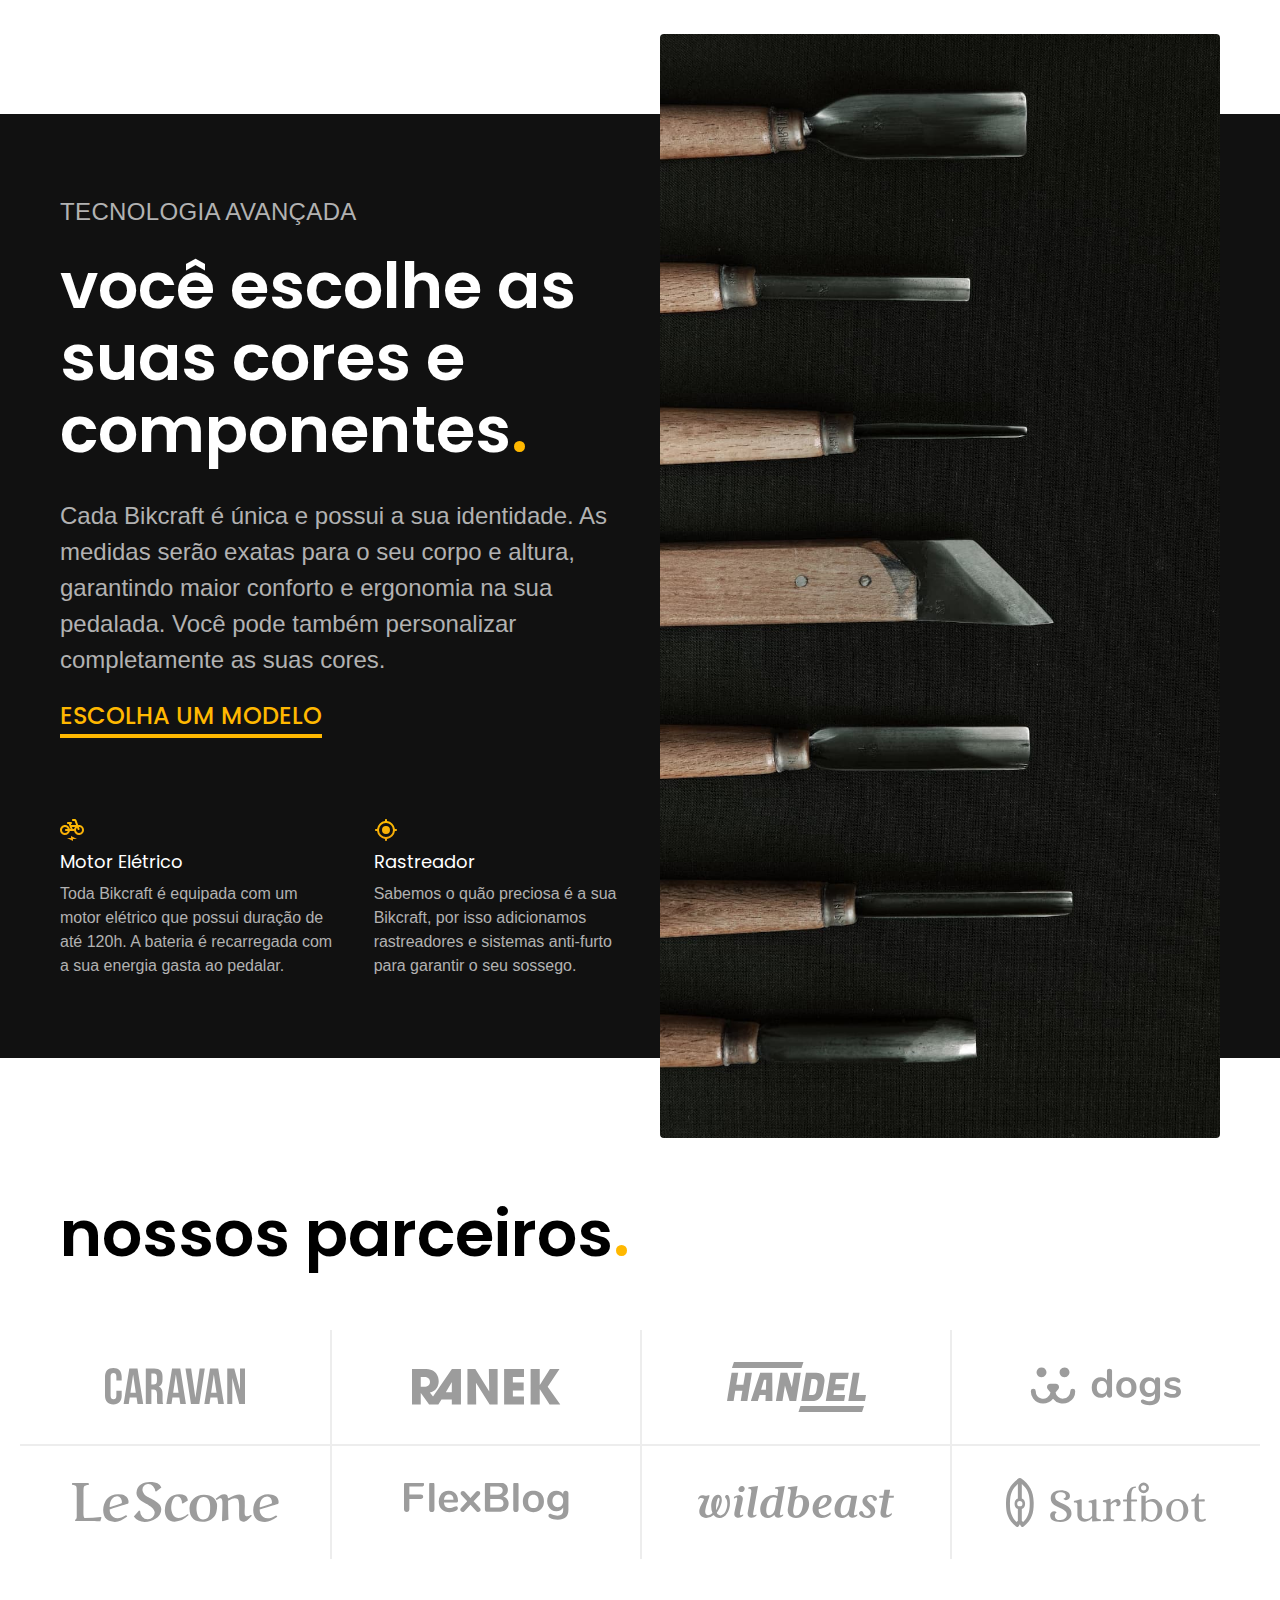
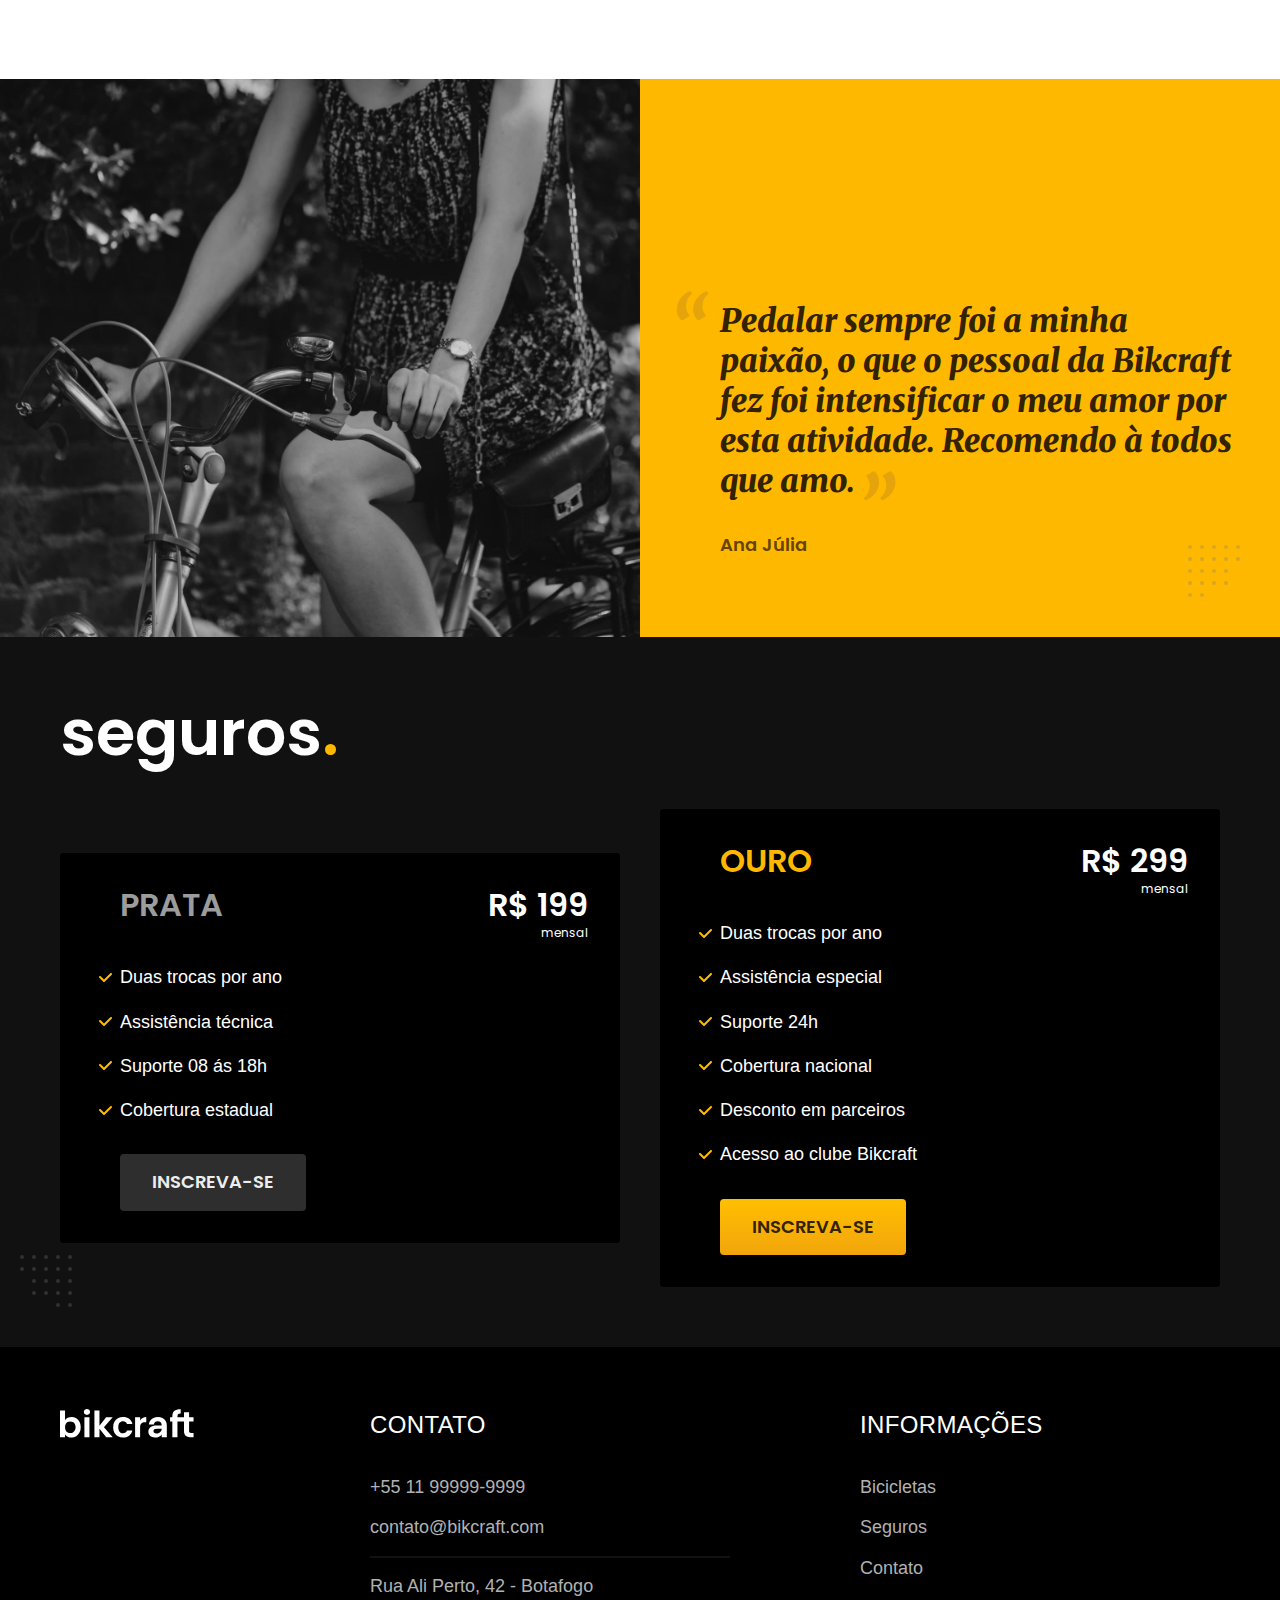
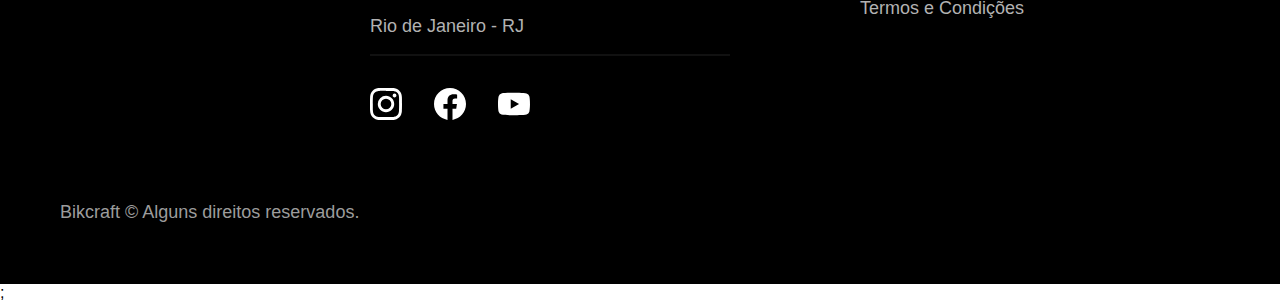
<file: home.html>
<!DOCTYPE html>
<html lang="pt-br">
<head>
    <meta charset="UTF-8">
    <meta name="viewport" content="width=device-width, initial-scale=1.0">
    <meta name="description" content="Bicicletas elétricas de alta precisão e qualidade, feitas sob medida para o cliente. Explore o mundo na sua velocidade com a Bikcraft.">
    <link rel="icon" href="./favicon.svg" type="image/svg+xml">
    <link rel="preload" href="css/style.min.css" as="style">
    <link rel="stylesheet" href="css/style.min.css">
    <title>Bikcraft - home</title>

    <script>document.documentElement.classList.add('js')</script>
</head>
<body>
    <header class="header-bg">
        <div class="header container">
            <a href="home.html">
                <img src="img/bikcraft.svg" width="136" height="32" alt="bikcraft">
            </a>
            <nav aria-label="primaria">
                <ul class="header-menu font-1-m">
                    <li> <a href="bicicletas.html">Bicicletas</a> </li>
                    <li> <a href="seguros.html">Seguros</a> </li>
                    <li> <a href="contato.html">Contato</a> </li>
                </ul>
            </nav>
        </div>
    </header>

    <main class="intro-bg">
        <div class="intro container">
            <div class="intro-conteudo">
                <h1 class="font-1-xxl fadeInDown"  data-anime="200">Bicicletas feitas sob medida<span class="ponto font-1-xxl">.</span></h1>
                <p class="font-2-l fadeInDown" data-anime="400">Quando iniciamos a Bikcraft queriamos apenas um produto que adoraríamos utilizar. Eramos apaixonados por pedalar e também fazer.</p>
                 <a class="btn fadeInDown" href="bicicletas.html"  data-anime="600">ESCOLHA A SUA</a>
            </div>
            <picture data-anime="800" class="fadeInDown">
                <source media="(max-width:800px)" srcset="img/bicicletas/nimbus.jpg">
                <img src="img/fotos/introducao.jpg" width="1280" height="1600" alt="Bicicleta elétrica preta">
            </picture>
        </div>
    </main>

    <article class="bikes-list">
        <h2 class="font-1-xxl container">escolha a sua<span class="ponto font-1-xxl">.</span></h2>

        <ul>
            <li>
                <a href="./bicicletas/magic.html">
                    <img src="img/bicicletas/magic-home.jpg" alt="bicicleta preta">
                    <h3 class="font-1-xl">Magic Might</h3>
                    <span class="font-2-m">R$ 2499</span>
                </a>
            </li>

            <li>
                <a href="bicicletas/nimbus.html">
                    <img src="img/bicicletas/nimbus-home.jpg" alt="bicicleta preta">
                    <h3 class="font-1-xl">Nimbus Stark</h3>
                    <span class="font-2-m">R$ 4999</span>
                </a>
            </li>

            <li>
                <a href="./bicicletas/nebula.html">
                    <img src="img/bicicletas/nebula-home.jpg" alt="bicicleta preta">
                    <h3 class="font-1-xl">Nebula Cosmic</h3>
                    <span class="font-2-m">R$ 3999</span>
                </a>
            </li>
        </ul>
    </article>
    
    <article class="tech-bg">
        <div class="tech container">
            <div class="tech-contain">
                <span class="font-2-l-b cor-05">Tecnologia Avançada</span>
                <h2 class="font-1-xxl cor-0">você escolhe as suas cores e componentes<span class="ponto">.</span></h2>
                <p class="font-2-l cor-05">Cada Bikcraft é única e possui a sua identidade. As medidas serão exatas para o seu corpo e altura, garantindo maior conforto e ergonomia na sua pedalada. Você pode também personalizar completamente as suas cores.</p>
                <a class="link" href="bicicletas.html">Escolha um modelo</a>
                <div class="tech-vantagens">
                    <div>
                        <img src="img/icones/eletrica.svg" width="24" height="24" alt="">
                        <h3 class="font-1-m cor-0">Motor Elétrico</h3>
                        <p class="font-2-s cor-05">Toda Bikcraft é equipada com um motor elétrico que possui duração de até 120h. A bateria é recarregada com a sua energia gasta ao pedalar.</p>
                    </div>
                    <div>
                        <img src="img/icones/rastreador.svg" width="24" height="24" alt="">
                        <h3 class="font-1-m cor-0">Rastreador</h3>
                        <p class="font-2-s cor-05">Sabemos o quão preciosa é a sua Bikcraft, por isso adicionamos rastreadores e sistemas anti-furto para garantir o seu sossego.</p>
                    </div>
                </div>
            </div> 
            <div class="tech-img">
                <img src="img/fotos/tecnologia.jpg" width="1200" height="1920"  alt="">
            </div>
        </div>
    </article>
    
    <section class="parceiros" aria-label="Nossos Parceiros">
        <h2 class="font-1-xxl container">nossos parceiros<span class="ponto font-1-xxl">.</span></h2>

        <ul>
            <li><img src="img/parceiros/caravan.svg" width="140" height="38" alt="caravan"></li>
            <li><img src="img/parceiros/ranek.svg" width="149" height="36"  alt="ranek"></li>
            <li><img src="img/parceiros/handel.svg" width="139" height="50"  alt="handel"></li>
            <li><img src="img/parceiros/dogs.svg" width="152" height="39" alt="dogs"></li>
            <li><img src="img/parceiros/lescone.svg"width="208" height="41" alt="lescone"></li>
            <li><img src="img/parceiros/flexblog.svg" width="165" height="38" alt="flexblog"></li>
            <li><img src="img/parceiros/wildbeast.svg" width="196" height="34" alt="wildbeast"></li>
            <li><img src="img/parceiros/surfbot.svg" width="200" height="49" alt="surfbot"></li>
        </ul>
    </section>

    <section class="depoimento" aria-label="Depoimento">
        <div>
            <img src="img/fotos/depoimento.jpg" width="1560" height="1360" alt="Pessoa pedalando uma bicicleta Bikcraft">
        </div>
        <div class="depoimento-conteudo">
            <blockquote class="font-1-xl cor-p5">
                <p>Pedalar sempre foi a minha paixão, o que o pessoal da Bikcraft fez foi intensificar o meu amor por esta atividade. Recomendo à todos que amo.</p>
            </blockquote>
            <span class="font-1-m-b cor-p4">Ana Júlia</span>
        </div>

    </section>

    <article class="seguros-bg">
        <div class="seguros container">
            <h2 class="font-1-xxl cor-0">seguros<span class="ponto">.</span></h2>
            <div class="seguros-item">
                <h3 class="font-1-xl cor-06">PRATA</h3>
                <span class="font-1-xl cor-0">R$ 199 <span class="font-1-xs cor-6">mensal</span></span>
                <ul class="font-2-m cor-0">
                    <li>Duas trocas por ano</li>
                    <li>Assistência técnica</li>
                    <li>Suporte 08 ás 18h</li>
                    <li>Cobertura estadual</li>
                </ul>
                <a class="btn secundario" href="orcamento.html">Inscreva-se</a>
            </div>

            <div class="seguros-item">
                <h3 class="font-1-xl cor-p1">OURO</h3>
                <span class="font-1-xl cor-0">R$ 299 <span class="font-1-xs cor-6">mensal</span></span>
                <ul class="font-2-m cor-0">
                    <li>Duas trocas por ano</li>
                    <li>Assistência especial</li>
                    <li>Suporte 24h</li>
                    <li>Cobertura nacional</li>
                    <li>Desconto em parceiros</li> 
                    <li>Acesso ao clube Bikcraft</li>
                </ul>
                <a class="btn" href="orcamento.html">Inscreva-se</a>
            </div>
        </div>
    </article>

    <footer class="footer-bg">
        <div class="footer container">
            <img src="img/bikcraft.svg" width="136" height="32" alt="Bikcraft">
            <div class="footer-contato">
                <h3 class="font-2-l-b cor-0">Contato</h3>
                <ul class="font-2-m cor-05">
                    <li><a href="tel:+5511999999999">+55 11 99999-9999</a></li>
                    <li><a href="mailto:contato@bikcraft.com">contato@bikcraft.com</a></li>
                    <li>Rua Ali Perto, 42 - Botafogo</li>
                    <li>Rio de Janeiro - RJ</li>
                </ul>
                <div class="footer-redes">
                    <a href="./">
                        <img src="img/redes/instagram.svg" width="32" height="32" alt="Instagran">
                    </a>
                    <a href="./">
                        <img src="img/redes/facebook.svg" width="32" height="32" alt="Facebook">
                    </a>
                    <a href="./">
                        <img src="img/redes/youtube.svg" width="32" height="32" alt="Youtube">
                    </a>
                </div>
            </div>
            <div class="fooer-informacoes">
                <h3 class="font-2-l-b cor-0">Informações</h3>
                <nav>
                    <ul class="font-1-m cor-05">
                        <li> <a href="bicicletas.html">Bicicletas</a> </li>
                        <li> <a href="seguros.html">Seguros</a> </li>
                        <li> <a href="contato.html">Contato</a> </li>
                        <li> <a href="termos.html">Termos e Condições</a> </li>
                    </ul>
                </nav>
            </div>
            <p class="footer-copy font-2-m cor-06">Bikcraft © Alguns direitos reservados.</p>
        </div>
    </footer>

    <script src="./js/simple-anime.js"></script>;
    <script src="js/script.js"></script>
</body>
</html>
</file>
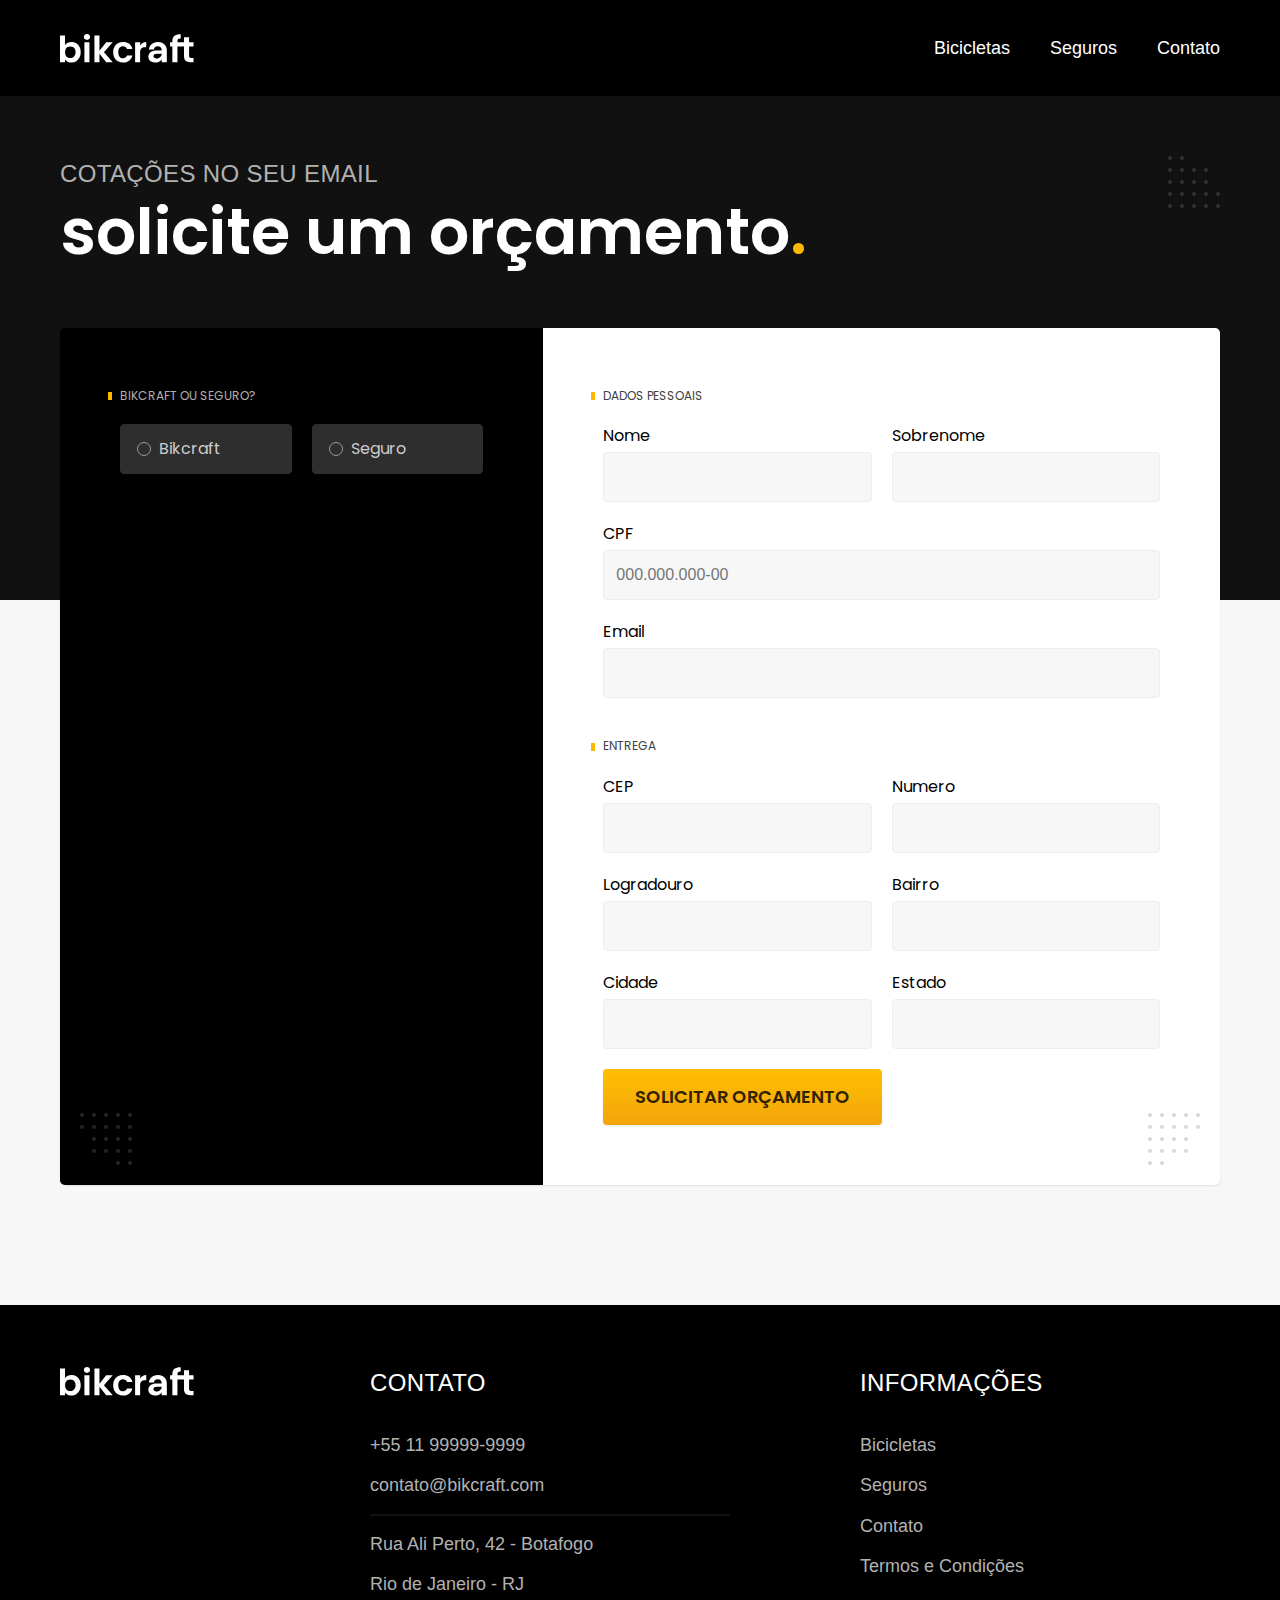
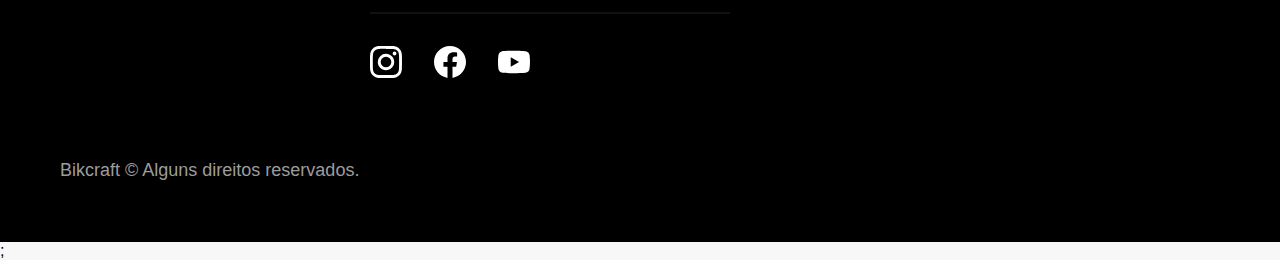
<file: orcamento.html>
<!DOCTYPE html>
<html lang="pt-br">
<head>
    <meta charset="UTF-8">
    <meta name="viewport" content="width=device-width, initial-scale=1.0">
    <link rel="icon" href="./favicon.svg" type="image/svg+xml">
    <link rel="preload" href="css/style.min.css" as="style">
    <link rel="stylesheet" href="css/style.min.css">
    <title>Bikcraft - orçamento</title>
    <script>document.documentElement.classList.add('js')</script>
</head>
<body id="orcamento">
    <header class="header-bg">
        <div class="header container">
            <a href="./index.html">
                <img src="img/bikcraft.svg" alt="bikcraft">
            </a>
            <nav aria-label="primaria">
                <ul class="header-menu font-1-m">
                    <li> <a href="bicicletas.html">Bicicletas</a> </li>
                    <li> <a href="seguros.html">Seguros</a> </li>
                    <li> <a href="contato.html">Contato</a> </li>
                </ul>
            </nav>
        </div>
    </header>

    <main>
        <div class="titulo-bg">
            <div class="titulo container fadeInDown" data-anime="200">
                <p class="font-2-l-b cor-05">Cotações no seu email</p>
                <h1 class="font-1-xxl cor-0">solicite um orçamento<span class="ponto font-1-xxl">.</span></h1>
            </div>
        </div>

        <form class="orcamento container fadeInDown" action="orcamento.html" data-anime="200">
            <div class="orcamento-produto">
                <h2 class="font-1-xs cor-05">Bikcraft ou Seguro?</h2>

                <input type="radio" name="tipo" id="bikcraft" value="bikcraft">
                <label for="bikcraft">Bikcraft</label>

                <input type="radio" name="tipo" id="seguro" value="seguro">
                <label for="seguro">Seguro</label>

                <div class="orcamento-conteudo" id="orcamento-bikcraft">
                    <h2 class="font-1-xs cor-05">Escolha a sua</h2>

                    <input type="radio" name="produto" id="nimbus" value="nimbus">
                    <label for="nimbus">Nimbus Stark <span>R$ 4999</span></label>
                    <div class="orcamento-detalhes">
                        <ul class="font-1-xs cor-08">
                            <li><img src="img/icones/eletrica.svg" alt="">Motor Elétrico</li>
                            <li><img src="img/icones/carbono.svg" alt="">Fibra de Carbono</li>
                            <li><img src="img/icones/velocidade.svg" alt="">50 km/h</li>
                            <li><img src="img/icones/rastreador.svg" alt="">Rastreador</li>
                        </ul>
                        <img src="img/bicicletas/nimbus.jpg" alt="Bicicleta Preta">
                    </div>

                    <input type="radio" name="produto" id="magic" value="magic">
                    <label for="magic">Magic Might <span>R$ 2499</span></label>
                    <div class="orcamento-detalhes">
                        <ul class="font-1-xs cor-08">
                            <li><img src="img/icones/eletrica.svg" alt="">Motor Elétrico</li>
                            <li><img src="img/icones/carbono.svg" alt="">Fibra de Carbono</li>
                            <li><img src="img/icones/velocidade.svg" alt="">45 km/h</li>
                            <li><img src="img/icones/rastreador.svg" alt="">Rastreador</li>
                        </ul>
                        <img src="img/bicicletas/magic.jpg" alt="Bicicleta Preta">
                    </div>

                    <input type="radio" name="produto" id="nebula" value="nebula">
                    <label for="nebula">Nebula Cosmic <span>R$ 3999</span></label>
                    <div class="orcamento-detalhes">
                        <ul class="font-1-xs cor-08">
                            <li><img src="img/icones/eletrica.svg" alt="">Motor Elétrico</li>
                            <li><img src="img/icones/carbono.svg" alt="">Fibra de Carbono</li>
                            <li><img src="img/icones/velocidade.svg" alt="">40 km/h</li>
                            <li><img src="img/icones/rastreador.svg" alt="">Rastreador</li>
                        </ul>
                        <img src="img/bicicletas/nebula.jpg" alt="Bicicleta Branca">
                    </div>

                </div>

                <div class="orcamento-conteudo" id="seguro-bikcraft">
                    <h2 class="font-1-xs cor-05">Escolha o plano</h2>

                    <input type="radio" name="produto" id="prata" value="prata">
                    <label for="prata">Prata<span>R$ 199</span></label>

                    <input type="radio" name="produto" id="ouro" value="ouro">
                    <label for="ouro">Ouro<span>R$ 299</span></label>                    
                </div>

            </div>

            <div class="orcamento-dados form">
                <h2 class=" font-1-xs cor-09 col-2">dados pessoais</h2>
                <div>
                    <label for="nome">Nome</label>
                    <input type="text" name="nome" id="nome">
                </div>
                <div>
                    <label for="sobrenome">Sobrenome</label>
                    <input type="text" name="sobrenome" id="sobrenome">
                </div>
                <div class="col-2">
                    <label for="cpf">CPF</label>
                    <input type="text" name="cpf" id="cpf" placeholder="000.000.000-00">
                </div>
                <div class="col-2">
                    <label for="email">Email</label>
                    <input type="email" name="email" id="email">
                </div>
                <h2 class=" font-1-xs cor-09 col-2">entrega</h2>
                <div>
                    <label for="cep">CEP</label>
                    <input type="text" name="cep" id="cep">
                </div>
                <div>
                    <label for="numero">Numero</label>
                    <input type="text" name="numero" id="numero">
                </div>
                <div>
                    <label for="logradouro">Logradouro</label>
                    <input type="text" name="logradouro" id="logradouro">
                </div>
                <div>
                    <label for="bairro">Bairro</label>
                    <input type="text" name="bairro" id="bairro">
                </div>
                <div>
                    <label for="cidade">Cidade</label>
                    <input type="text" name="cidade" id="cidade">
                </div>
                <div>
                    <label for="estado">Estado</label>
                    <input type="text" name="estado" id="estado">
                </div>
                <button class="btn col-2">Solicitar Orçamento</button>
            </div>
        </form>
    </main>

    <footer class="footer-bg">
        <div class="footer container">
            <img src="img/bikcraft.svg" alt="Bikcraft">
            <div class="footer-contato">
                <h3 class="font-2-l-b cor-0">Contato</h3>
                <ul class="font-2-m cor-05">
                    <li><a href="tel:+5511999999999">+55 11 99999-9999</a></li>
                    <li><a href="mailto:contato@bikcraft.com">contato@bikcraft.com</a></li>
                    <li>Rua Ali Perto, 42 - Botafogo</li>
                    <li>Rio de Janeiro - RJ</li>
                </ul>
                <div class="footer-redes">
                    <a href="./">
                        <img src="img/redes/instagram.svg" alt="Instagran">
                    </a>
                    <a href="./">
                        <img src="img/redes/facebook.svg" alt="Facebook">
                    </a>
                    <a href="./">
                        <img src="img/redes/youtube.svg" alt="Youtube">
                    </a>
                </div>
            </div>
            <div class="fooer-informacoes">
                <h3 class="font-2-l-b cor-0">Informações</h3>
                <nav>
                    <ul class="font-1-m cor-05">
                        <li> <a href="bicicletas.html">Bicicletas</a> </li>
                        <li> <a href="seguros.html">Seguros</a> </li>
                        <li> <a href="contato.html">Contato</a> </li>
                        <li> <a href="termos.html">Termos e Condições</a> </li>
                    </ul>
                </nav>
            </div>
            <p class="footer-copy font-2-m cor-06">Bikcraft © Alguns direitos reservados.</p>
        </div>
    </footer>

    <script src="./js/simple-anime.js"></script>;
    <script src="js/script.js"></script>
</body>
</html>
</file>
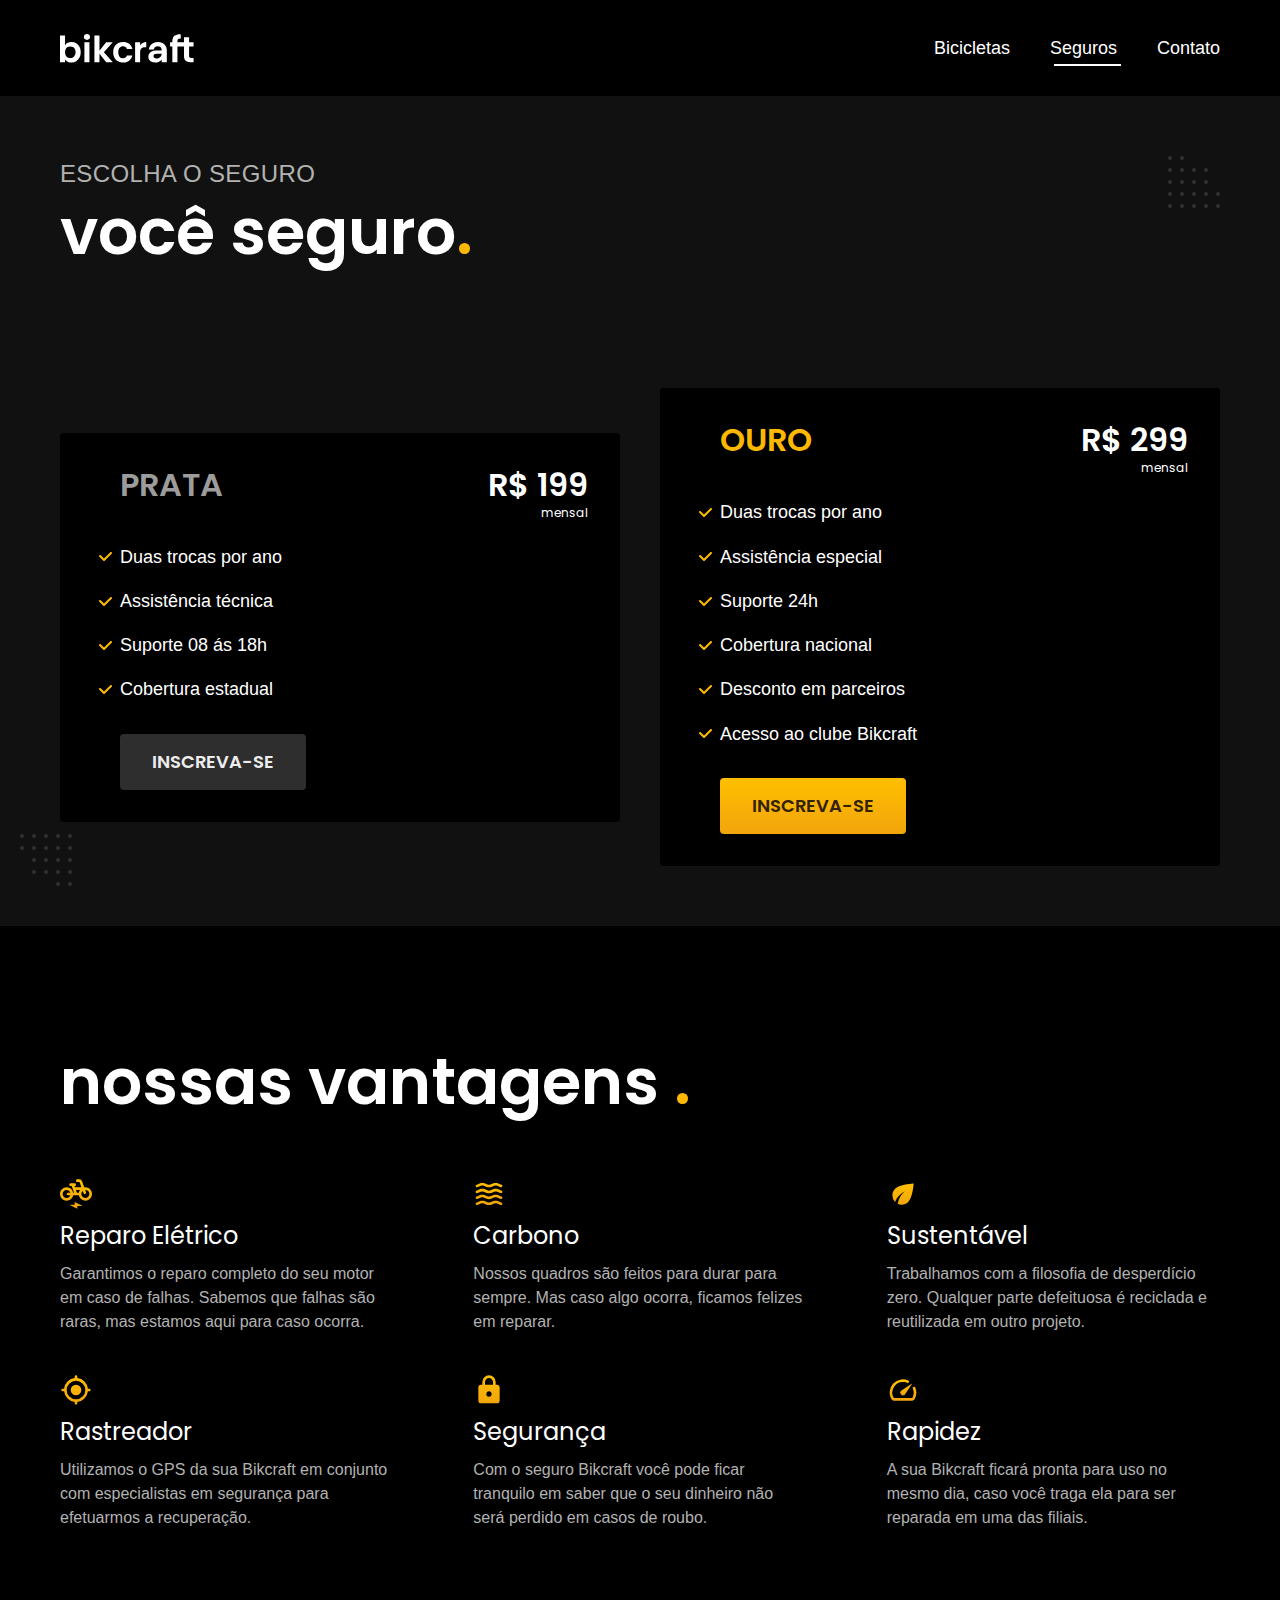
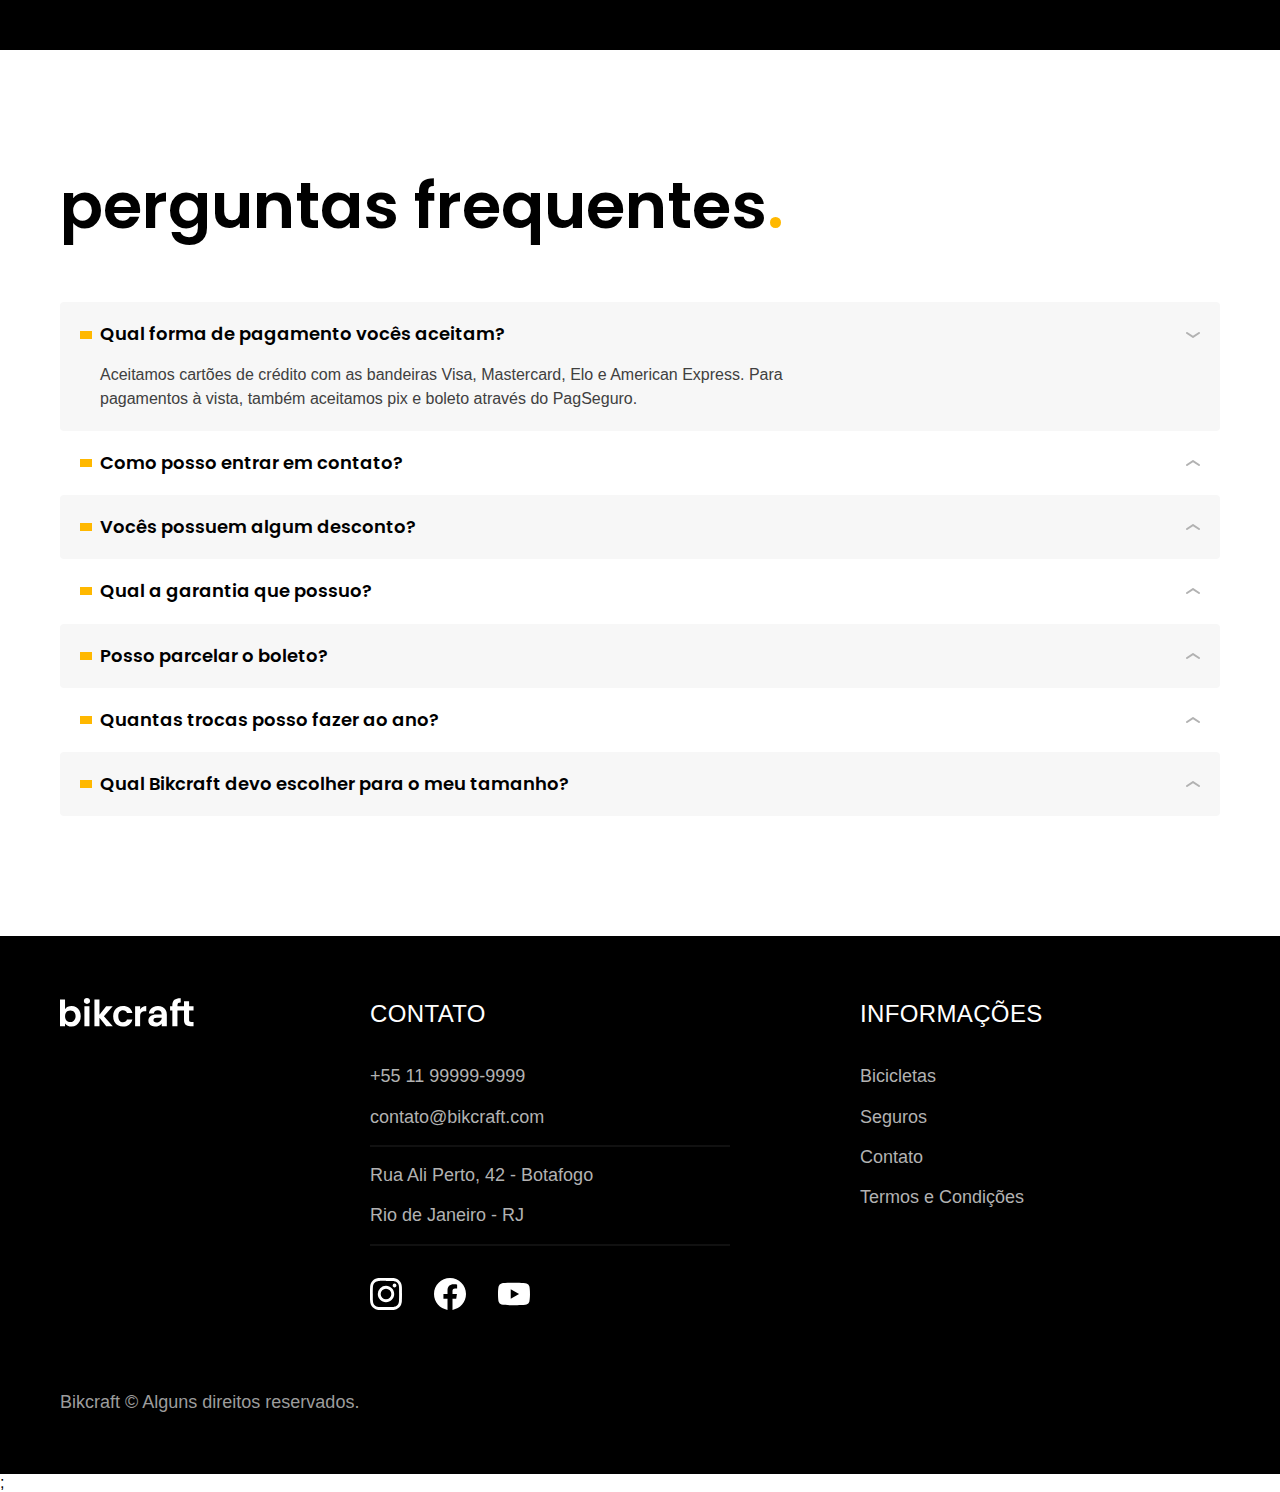
<file: seguros.html>
<!DOCTYPE html>
<html lang="pt-br">
<head>
    <meta charset="UTF-8">
    <meta name="viewport" content="width=device-width, initial-scale=1.0">
    <meta name="description" content="Seguros.">
    <link rel="icon" href="./favicon.svg" type="image/svg+xml">
    <link rel="preload" href="css/style.min.css" as="style">
    <link rel="stylesheet" href="css/style.min.css">
    <title>Bikcraft - seguros</title>
    <script>document.documentElement.classList.add('js')</script>
</head>
<body id="seguros">
    <header class="header-bg">
        <div class="header container">
            <a href="index.html">
                <img src="img/bikcraft.svg" alt="bikcraft">
            </a>
            <nav aria-label="primaria">
                <ul class="header-menu font-1-m">
                    <li> <a href="bicicletas.html">Bicicletas</a> </li>
                    <li> <a href="seguros.html">Seguros</a> </li>
                    <li> <a href="contato.html">Contato</a> </li>
                </ul>
            </nav>
        </div>
    </header>

    <main class="seguros-bg">
        <div class="titulo-bg">
            <div class="titulo container fadeInDown" data-anime="200">
                <p class="font-2-l-b cor-05">Escolha o seguro</p>
                <h1 class="font-1-xxl cor-0">você seguro<span class="ponto font-1-xxl">.</span></h1>
            </div>
        </div>

        <div class="seguros container fadeInLeft" data-anime="200">
            <div class="seguros-item">
                <h3 class="font-1-xl cor-06">PRATA</h3>
                <span class="font-1-xl cor-0">R$ 199 <span class="font-1-xs cor-6">mensal</span></span>
                <ul class="font-2-m cor-0">
                    <li>Duas trocas por ano</li>
                    <li>Assistência técnica</li>
                    <li>Suporte 08 ás 18h</li>
                    <li>Cobertura estadual</li>
                </ul>
                <a class="btn secundario" href="orcamento.html?tipo=seguro&produto=prata">Inscreva-se</a>
            </div>

            <div class="seguros-item fadeInRight" data-anime="200">
                <h3 class="font-1-xl cor-p1">OURO</h3>
                <span class="font-1-xl cor-0">R$ 299 <span class="font-1-xs cor-6">mensal</span></span>
                <ul class="font-2-m cor-0">
                    <li>Duas trocas por ano</li>
                    <li>Assistência especial</li>
                    <li>Suporte 24h</li>
                    <li>Cobertura nacional</li>
                    <li>Desconto em parceiros</li> 
                    <li>Acesso ao clube Bikcraft</li>
                </ul>
                <a class="btn" href="orcamento.html?tipo=seguro&produto=ouro">Inscreva-se</a>
            </div>
        </div>
    </main>

    <article class="vantagens-bg">
        <div class="vantagens container">
            <h2 class="font-1-xxl cor-0">nossas vantagens <span class="ponto">.</span> </h2>
            <ul>
                <li>
                    <img src="img/icones/eletrica.svg" alt="">
                    <h3 class="font-1-l cor-0">Reparo Elétrico</h3>
                    <p class="font-2-s cor-05">Garantimos o reparo completo do seu motor em caso de falhas. Sabemos que falhas são raras, mas estamos aqui para caso ocorra.</p>
                </li>
                <li>
                    <img src="img/icones/carbono.svg" alt="">
                    <h3 class="font-1-l cor-0">Carbono</h3>
                    <p class="font-2-s cor-05">Nossos quadros são feitos para durar para sempre. Mas caso algo ocorra, ficamos felizes em reparar.</p>
                </li>
                <li>
                    <img src="img/icones/sustentavel.svg" alt="">
                    <h3 class="font-1-l cor-0">Sustentável</h3>
                    <p class="font-2-s cor-05">Trabalhamos com a filosofia de desperdício zero. Qualquer parte defeituosa é reciclada e reutilizada em outro projeto.</p>
                </li>
                <li>
                    <img src="img/icones/rastreador.svg" alt="">
                    <h3 class="font-1-l cor-0">Rastreador</h3>
                    <p class="font-2-s cor-05">Utilizamos o GPS da sua Bikcraft em conjunto com especialistas em segurança para efetuarmos a recuperação.</p>
                </li>
                <li>
                    <img src="img/icones/seguro.svg" alt="">
                    <h3 class="font-1-l cor-0">Segurança</h3>
                    <p class="font-2-s cor-05">Com o seguro Bikcraft você pode ficar tranquilo em saber que o seu dinheiro não será perdido em casos de roubo.</p>
                </li>
                <li>
                    <img src="img/icones/velocidade.svg" alt="">
                    <h3 class="font-1-l cor-0">Rapidez</h3>
                    <p class="font-2-s cor-05">A sua Bikcraft ficará pronta para uso no mesmo dia, caso você traga ela para ser reparada em uma das filiais.</p>
                </li>
            </ul>
        </div>
    </article>

    <article class="perguntas container">
        <h2 class="font-1-xxl">perguntas frequentes<span class="ponto">.</span> </h2>

        <dl>
            <div>
                <dt><button class="font-1-m-b" aria-controls="pergunta1" aria-expanded="true">Qual forma de pagamento vocês aceitam?</button></dt>
                <dd id="pergunta1" class="font-2-s cor-09 ativa">Aceitamos cartões de crédito com as bandeiras Visa, Mastercard, Elo e American Express. Para pagamentos à vista, também aceitamos pix e boleto através do PagSeguro.</dd>
            </div>

            <div>
                <dt><button class="font-1-m-b" aria-controls="pergunta2" aria-expanded="false">Como posso  entrar em contato?</button></dt>
                <dd id="pergunta2" class="font-2-s cor-09">Aceitamos cartões de crédito com as bandeiras Visa, Mastercard, Elo e American Express. Para pagamentos à vista, também aceitamos pix e boleto através do PagSeguro.</dd>
            </div>

            <div>
                <dt><button class="font-1-m-b" aria-controls="pergunta3" aria-expanded="false">Vocês possuem algum desconto?</button></dt>
                <dd id="pergunta3" class="font-2-s cor-09">Aceitamos cartões de crédito com as bandeiras Visa, Mastercard, Elo e American Express. Para pagamentos à vista, também aceitamos pix e boleto através do PagSeguro.</dd>
            </div>

            <div>
                <dt><button class="font-1-m-b" aria-controls="pergunta4" aria-expanded="false">Qual a garantia que possuo?</button></dt>
                <dd id="pergunta4" class="font-2-s cor-09">Aceitamos cartões de crédito com as bandeiras Visa, Mastercard, Elo e American Express. Para pagamentos à vista, também aceitamos pix e boleto através do PagSeguro.</dd>
            </div>

            <div>
                <dt><button class="font-1-m-b" aria-controls="pergunta5" aria-expanded="false">Posso parcelar o boleto?</button></dt>
                <dd id="pergunta5" class="font-2-s cor-09">Aceitamos cartões de crédito com as bandeiras Visa, Mastercard, Elo e American Express. Para pagamentos à vista, também aceitamos pix e boleto através do PagSeguro.</dd>
            </div>

            <div>
                <dt><button class="font-1-m-b" aria-controls="pergunta6" aria-expanded="false">Quantas trocas posso fazer ao ano?</button></dt>
                <dd id="pergunta6" class="font-2-s cor-09">Aceitamos cartões de crédito com as bandeiras Visa, Mastercard, Elo e American Express. Para pagamentos à vista, também aceitamos pix e boleto através do PagSeguro.</dd>
            </div>

            <div>
                <dt><button class="font-1-m-b" aria-controls="pergunta7" aria-expanded="false">Qual Bikcraft devo escolher para o meu tamanho?</button></dt>
                <dd id="pergunta7" class="font-2-s cor-09">Aceitamos cartões de crédito com as bandeiras Visa, Mastercard, Elo e American Express. Para pagamentos à vista, também aceitamos pix e boleto através do PagSeguro.</dd>
            </div>
        </dl>
    </article>

    <footer class="footer-bg">
        <div class="footer container">
            <img src="img/bikcraft.svg" alt="Bikcraft">
            <div class="footer-contato">
                <h3 class="font-2-l-b cor-0">Contato</h3>
                <ul class="font-2-m cor-05">
                    <li><a href="tel:+5511999999999">+55 11 99999-9999</a></li>
                    <li><a href="mailto:contato@bikcraft.com">contato@bikcraft.com</a></li>
                    <li>Rua Ali Perto, 42 - Botafogo</li>
                    <li>Rio de Janeiro - RJ</li>
                </ul>
                <div class="footer-redes">
                    <a href="./">
                        <img src="img/redes/instagram.svg" alt="Instagran">
                    </a>
                    <a href="./">
                        <img src="img/redes/facebook.svg" alt="Facebook">
                    </a>
                    <a href="./">
                        <img src="img/redes/youtube.svg" alt="Youtube">
                    </a>
                </div>
            </div>
            <div class="fooer-informacoes">
                <h3 class="font-2-l-b cor-0">Informações</h3>
                <nav>
                    <ul class="font-1-m cor-05">
                        <li> <a href="bicicletas.html">Bicicletas</a> </li>
                        <li> <a href="seguros.html">Seguros</a> </li>
                        <li> <a href="contato.html">Contato</a> </li>
                        <li> <a href="termos.html">Termos e Condições</a> </li>
                    </ul>
                </nav>
            </div>
            <p class="footer-copy font-2-m cor-06">Bikcraft © Alguns direitos reservados.</p>
        </div>
    </footer>
    
    <script src="./js/simple-anime.js"></script>;
    <script src="js/script.js"></script>
</body>
</html>
</file>
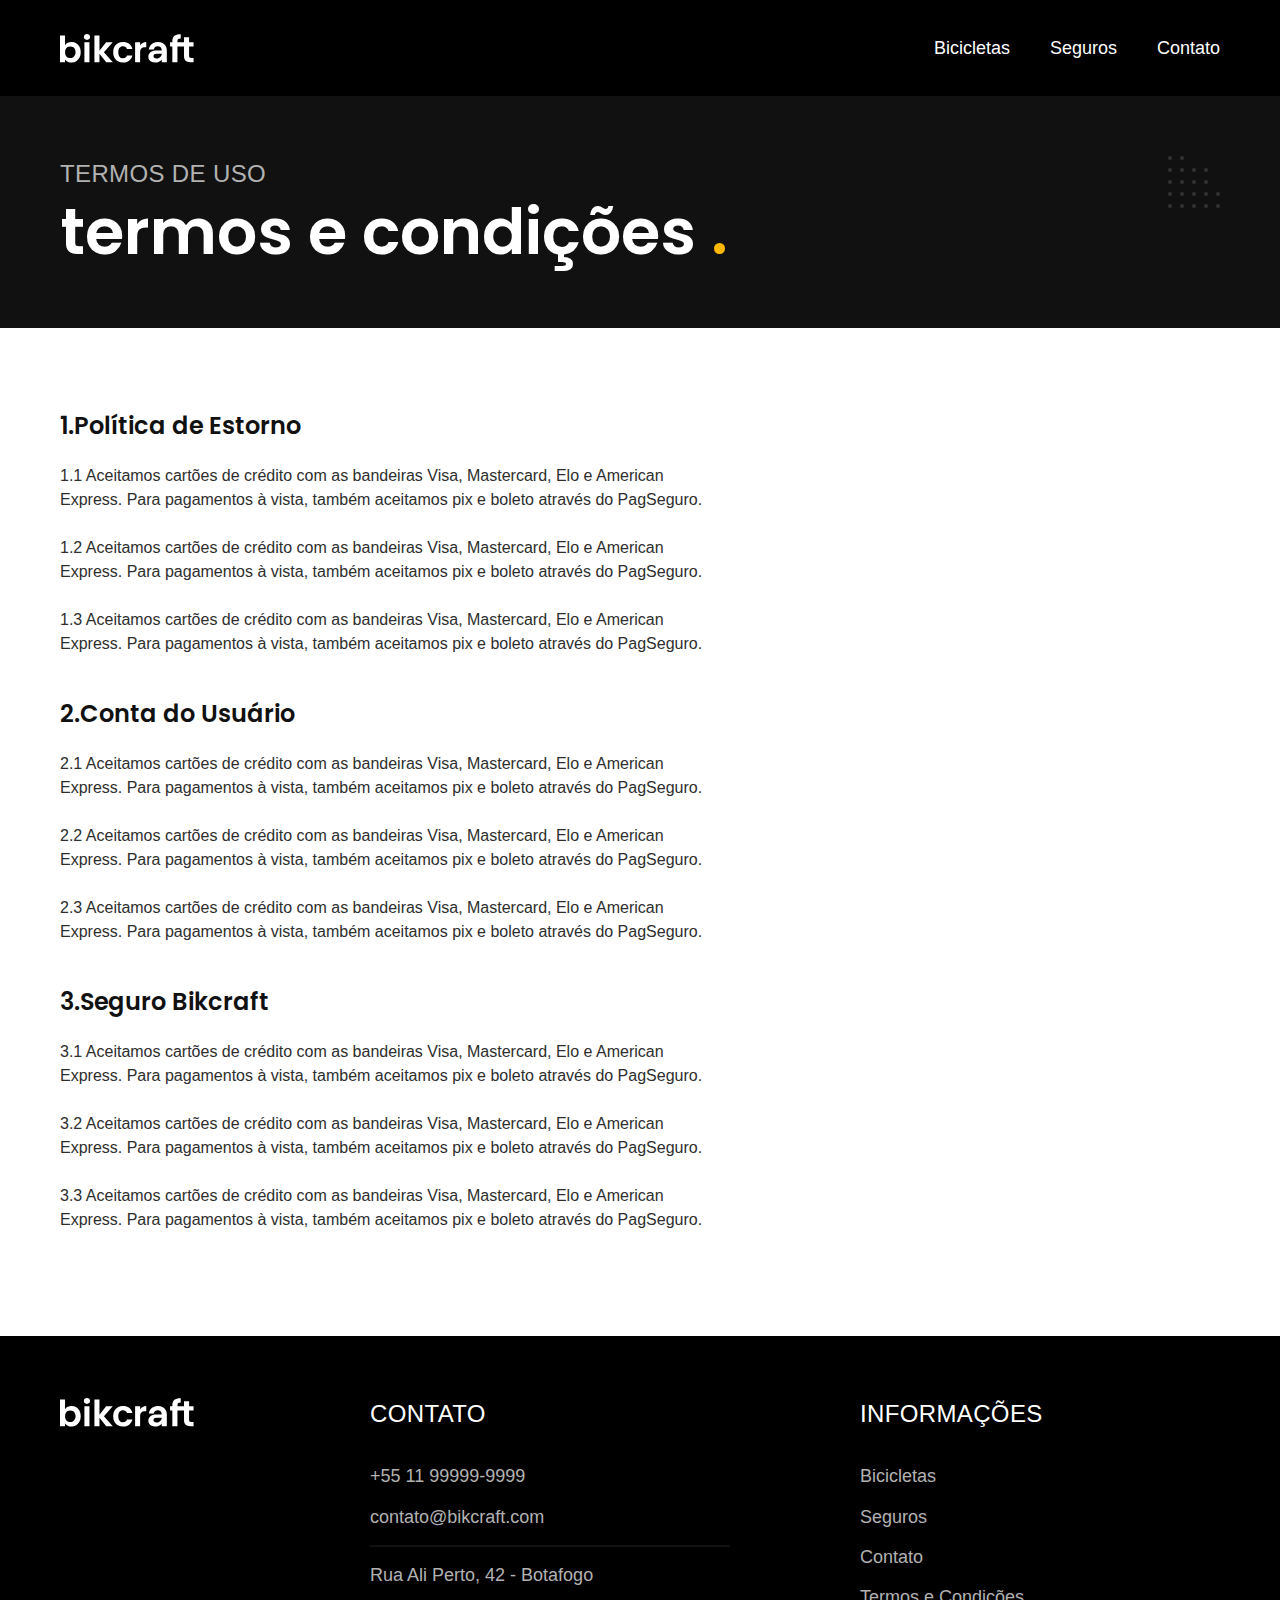
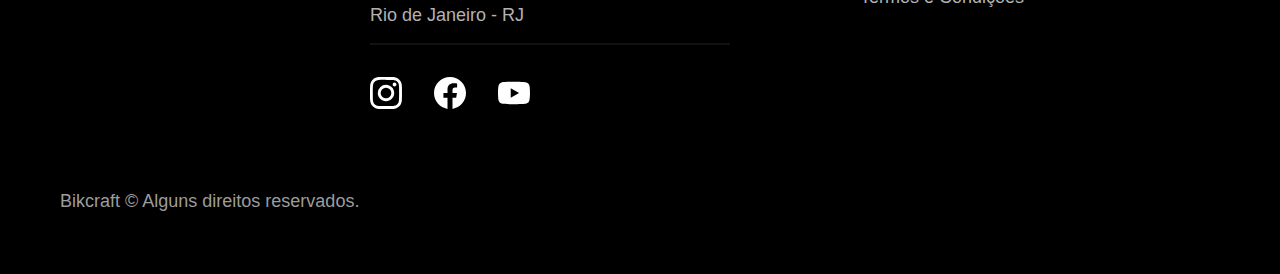
<file: termos.html>
<!DOCTYPE html>
<html lang="pt-br">
<head>
    <meta charset="UTF-8">
    <meta name="viewport" content="width=device-width, initial-scale=1.0">
    <meta name="description" content="termos e condições.">
    <link rel="icon" href="./favicon.svg" type="image/svg+xml">
    <link rel="preload" href="css/style.min.css" as="style">
    <link rel="stylesheet" href="css/style.min.css">
    <title>Bikcraft|termos e Condições</title>
    <script>document.documentElement.classList.add('js')</script>
</head>
<body id="termos">
    <header class="header-bg">
        <div class="header container">
            <a href="index.html">
                <img src="img/bikcraft.svg" alt="bikcraft">
            </a>
            <nav aria-label="primaria">
                <ul class="header-menu font-1-m">
                    <li> <a href="bicicletas.html">Bicicletas</a> </li>
                    <li> <a href="seguros.html">Seguros</a> </li>
                    <li> <a href="contato.html">Contato</a> </li>
                </ul>
            </nav>
        </div>
    </header>

    <main>
        <div class="titulo-bg">
            <div class="titulo container fadeInDown" data-anime="200">
                <p class="font-2-l-b cor-05">Termos de uso</p>
                <h1 class="font-1-xxl cor-0">termos e condições <span class="ponto font-1-xxl">.</span></h1>
            </div>
        </div>

        <div class="termos font-2-s cor-10 container fadeInDown" data-anime="400">
            <h2 class="font-1-l cor-11">1.Política de Estorno</h2>
            <p>1.1 Aceitamos cartões de crédito com as bandeiras Visa, Mastercard, Elo e American Express. Para pagamentos à vista, também aceitamos pix e boleto através do PagSeguro.</p>
            <p>1.2 Aceitamos cartões de crédito com as bandeiras Visa, Mastercard, Elo e American Express. Para pagamentos à vista, também aceitamos pix e boleto através do PagSeguro.</p>
            <p>1.3 Aceitamos cartões de crédito com as bandeiras Visa, Mastercard, Elo e American Express. Para pagamentos à vista, também aceitamos pix e boleto através do PagSeguro.</p>
            <h2 class="font-1-l cor-11">2.Conta do Usuário</h2>
            <p>2.1 Aceitamos cartões de crédito com as bandeiras Visa, Mastercard, Elo e American Express. Para pagamentos à vista, também aceitamos pix e boleto através do PagSeguro.</p>
            <p>2.2 Aceitamos cartões de crédito com as bandeiras Visa, Mastercard, Elo e American Express. Para pagamentos à vista, também aceitamos pix e boleto através do PagSeguro.</p>
            <p>2.3 Aceitamos cartões de crédito com as bandeiras Visa, Mastercard, Elo e American Express. Para pagamentos à vista, também aceitamos pix e boleto através do PagSeguro.</p>
            <h2 class="font-1-l cor-11">3.Seguro Bikcraft</h2>
            <p>3.1 Aceitamos cartões de crédito com as bandeiras Visa, Mastercard, Elo e American Express. Para pagamentos à vista, também aceitamos pix e boleto através do PagSeguro.</p>
            <p>3.2 Aceitamos cartões de crédito com as bandeiras Visa, Mastercard, Elo e American Express. Para pagamentos à vista, também aceitamos pix e boleto através do PagSeguro.</p>
            <p>3.3 Aceitamos cartões de crédito com as bandeiras Visa, Mastercard, Elo e American Express. Para pagamentos à vista, também aceitamos pix e boleto através do PagSeguro.</p>
        </div>
    </main>

    <footer  class="footer-bg">
        <div class="footer container">
            <img src="img/bikcraft.svg" alt="Bikcraft">
            <div class="footer-contato">
                <h3 class="font-2-l-b cor-0">Contato</h3>
                <ul class="font-2-m cor-05">
                    <li><a href="tel:+5511999999999">+55 11 99999-9999</a></li>
                    <li><a href="mailto:contato@bikcraft.com">contato@bikcraft.com</a></li>
                    <li>Rua Ali Perto, 42 - Botafogo</li>
                    <li>Rio de Janeiro - RJ</li>
                </ul>
                <div class="footer-redes">
                    <a href="./">
                        <img src="img/redes/instagram.svg" alt="Instagran">
                    </a>
                    <a href="./">
                        <img src="img/redes/facebook.svg" alt="Facebook">
                    </a>
                    <a href="./">
                        <img src="img/redes/youtube.svg" alt="Youtube">
                    </a>
                </div>
            </div>
            <div class="footer-informacoes">
                <h3 class="font-2-l-b cor-0">Informações</h3>
                <nav>
                    <ul class="font-1-m cor-05">
                        <li> <a href="bicicletas.html">Bicicletas</a> </li>
                        <li> <a href="seguros.html">Seguros</a> </li>
                        <li> <a href="contato.html">Contato</a> </li>
                        <li> <a href="termos.html">Termos e Condições</a> </li>
                    </ul>
                </nav>
            </div>
            <p class="footer-copy font-2-m cor-06">Bikcraft © Alguns direitos reservados.</p>
        </div>
    </footer>

    <script src="./js/simple-anime.js"></script>
    <script src="js/script.js"></script>
</body>
</html>
</file>
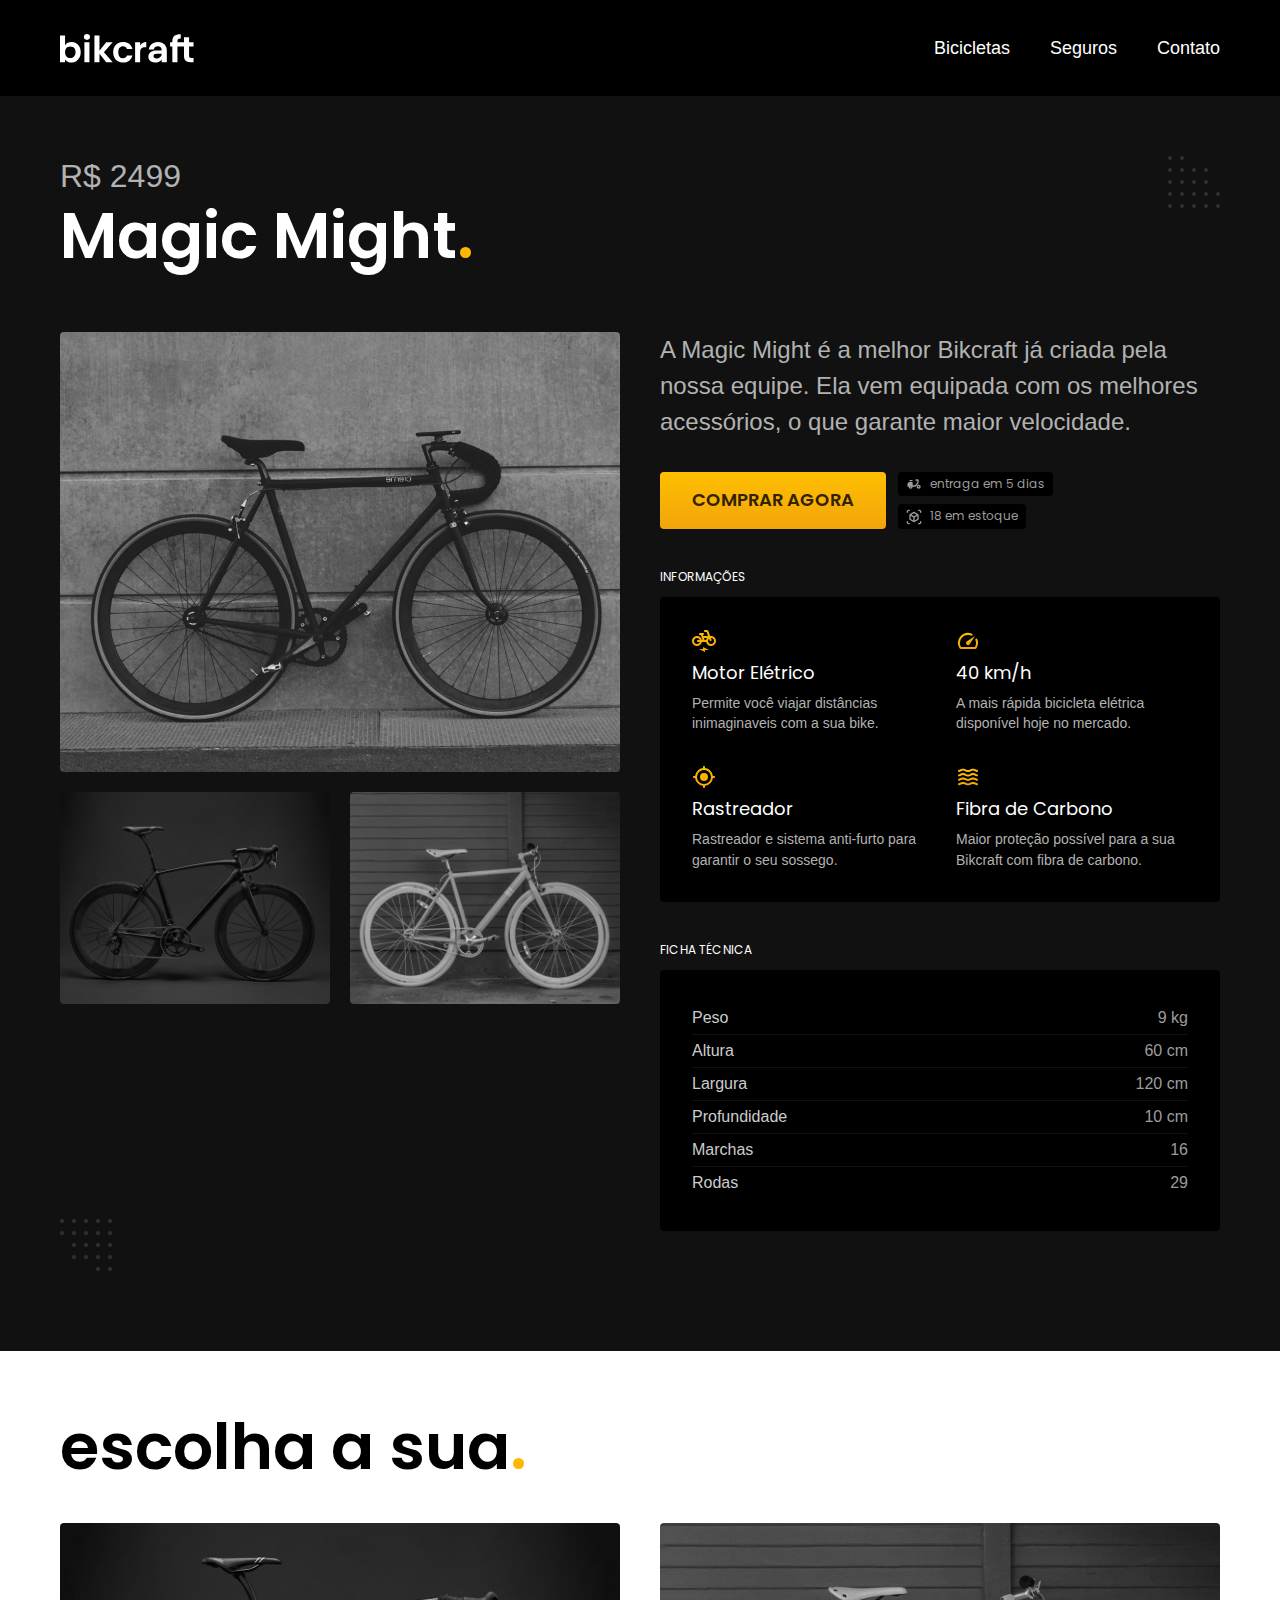
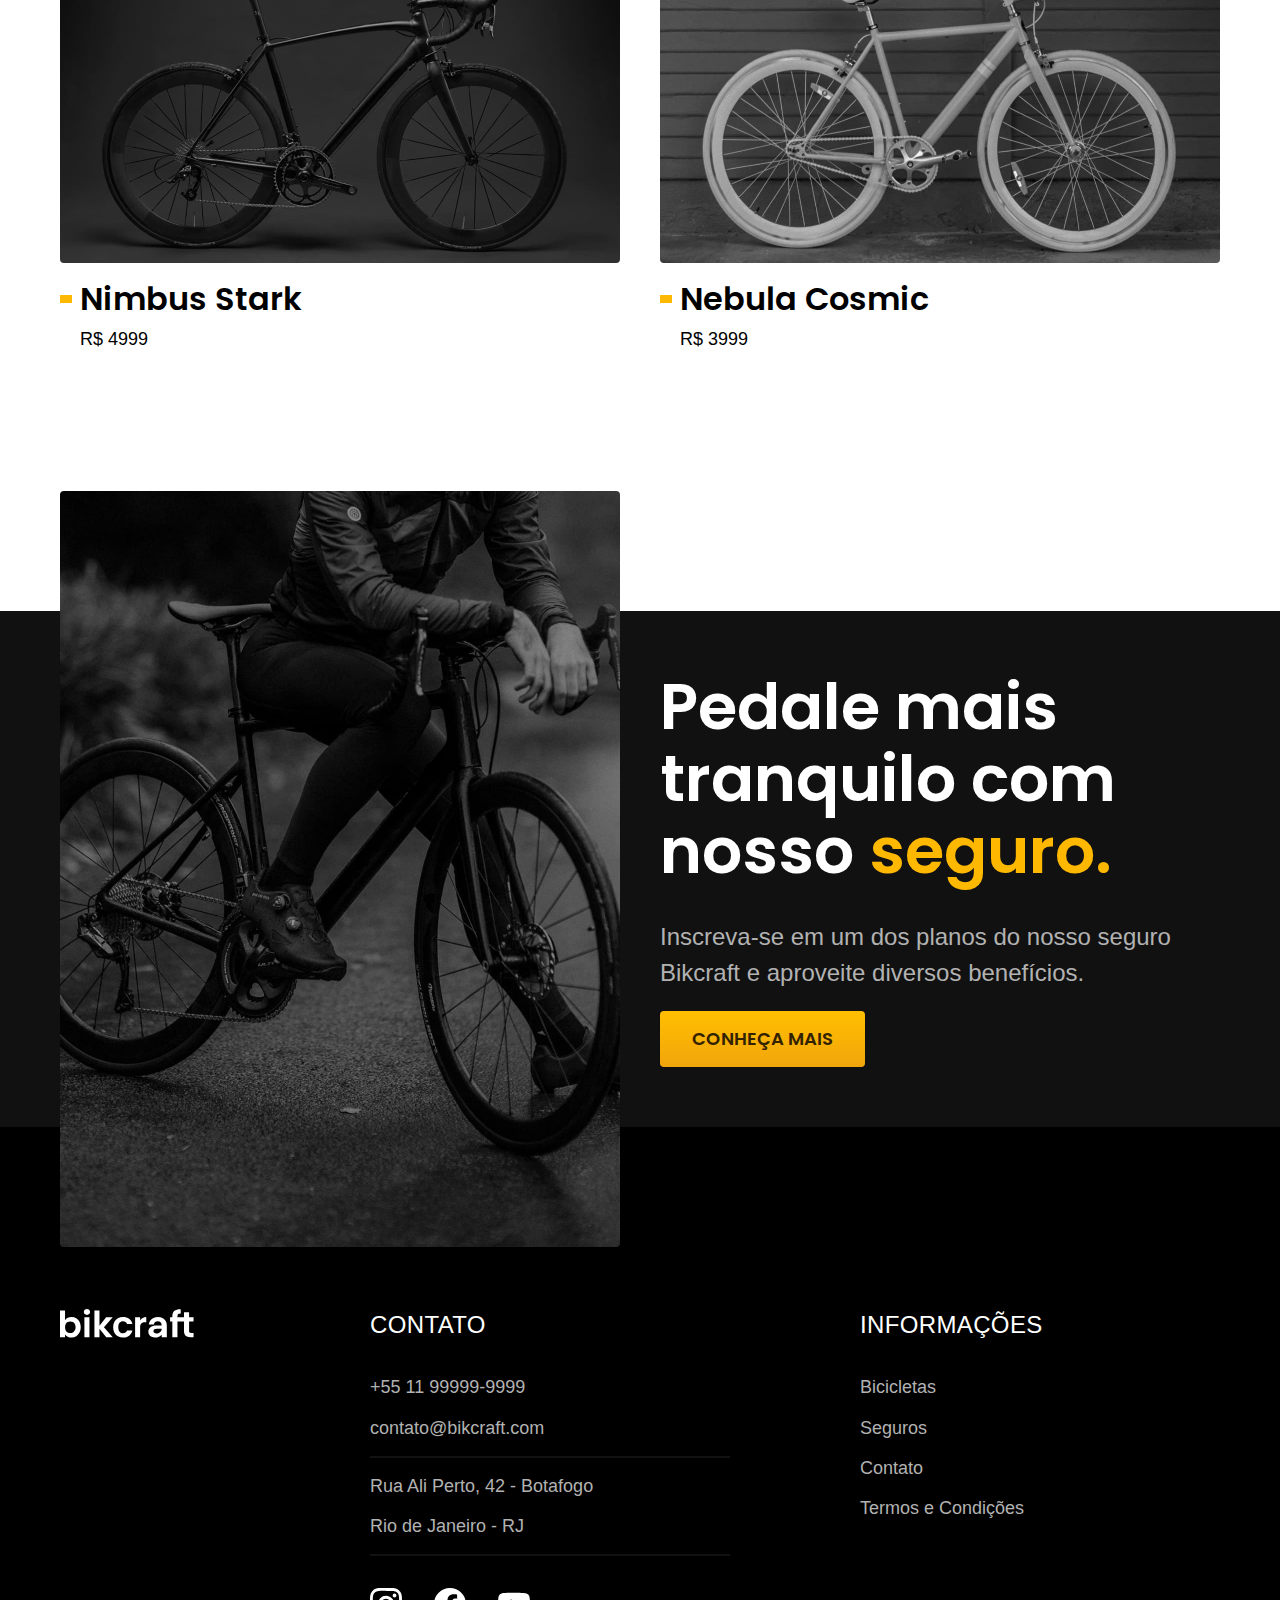
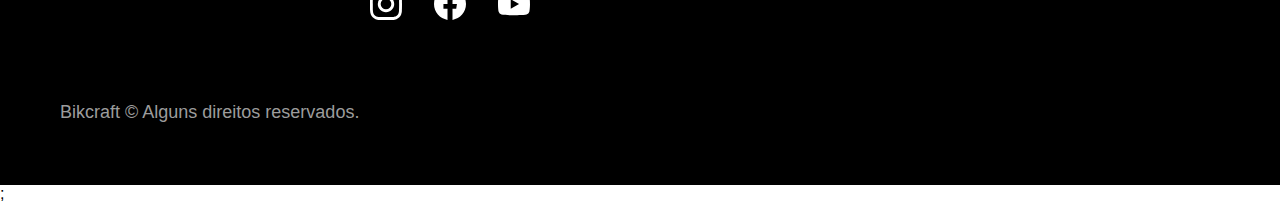
<file: bicicletas/magic.html>
<!DOCTYPE html>
<html lang="pt-br">
<head>
    <meta charset="UTF-8">
    <meta name="viewport" content="width=device-width, initial-scale=1.0">
    <meta name="description" content="bicicleta nimbus">
    <link rel="icon" href="../favicon.svg" type="image/svg+xml">
    <link rel="preload" href="../css/style.min.css" as="style">
    <link rel="stylesheet" href="../css/style.min.css">

    <title>Bikcraft| Magic</title>
    <script>document.documentElement.classList.add('js')</script>
</head>
<body id="bicicleta">
    <header class="header-bg">
        <div class="header container">
            <a href="../index.html">
                <img src="../img/bikcraft.svg" alt="bikcraft">
            </a>
            <nav aria-label="primaria">
                <ul class="header-menu font-1-m">
                    <li> <a href="../bicicletas.html">Bicicletas</a> </li>
                    <li> <a href="../seguros.html">Seguros</a> </li>
                    <li> <a href="../contato.html">Contato</a> </li>
                </ul>
            </nav>
        </div>
    </header>

    <main class="titulo-bg">
        <div>
            <div class="titulo container">
                <p class="font-2-xl cor-05">R$ 2499</p>
                <h1 class="font-1-xxl cor-0">Magic Might<span class="ponto font-1-xxl">.</span></h1>
            </div>
        </div>
        <div class="bicicleta container">
            <div class="bicicleta-img">
                <img src="../img/bicicleta/nimbus2.jpg" alt="Bicicleta 1">
                <img src="../img/bicicleta/nimbus1.jpg" alt="Bicicleta 2">          
                <img src="../img/bicicleta/nimbus3.jpg" alt="Bicicleta 3">
            </div>

            <div class="bicicleta-conteudo">

                <p class="font-2-l cor-05">A Magic Might é a melhor Bikcraft já criada pela nossa equipe. Ela vem equipada com os melhores acessórios, o que garante maior velocidade.</p>

                <div class="bicicleta-comprar">
                    
                    <a class="btn" href="../orcamento.html?tipo=bikcraft&produto=magic">Comprar Agora</a>
                    <span class="font-1-xs cor-06"><img src="../img/icones/entrega.svg" alt="">entraga em 5 dias</span>

                    <span class="font-1-xs cor-06"><img src="../img/icones/estoque.svg" alt="">18 em estoque</span>

                </div>

                <h2 class="font-1-xs cor-0">Informações</h2>

                <ul class="bicicleta-informacoes">

                    <li>
                        <img src="../img/icones/eletrica.svg" alt="">
                        <h3 class="font-1-m cor-0">Motor Elétrico</h3>
                        <p class="font-2-xs cor-05">Permite você viajar distâncias inimaginaveis com a sua bike.</p>
                    </li>

                    <li>
                        <img src="../img/icones/velocidade.svg" alt="">
                        <h3 class="font-1-m cor-0">40 km/h</h3>
                        <p class="font-2-xs cor-05">A mais rápida bicicleta elétrica disponível hoje no mercado.</p>
                    </li>

                    <li>
                        <img src="../img/icones/rastreador.svg" alt="">
                        <h3 class="font-1-m cor-0">Rastreador</h3>
                        <p class="font-2-xs cor-05">Rastreador e sistema anti-furto para garantir o seu sossego.</p>
                    </li>

                    <li>
                        <img src="../img/icones/carbono.svg" alt="">
                        <h3 class="font-1-m cor-0">Fibra de Carbono</h3>
                        <p class="font-2-xs cor-05">Maior proteção possível para a sua Bikcraft com fibra de carbono.</p>
                    </li>
                
                </ul>

                <h2 class="font-1-xs cor-0">Ficha Técnica</h2>

                <ul class="bicicleta-ficha font-2-s cor-04">
                    <li>Peso <span>9 kg</span></li>
                    <li>Altura <span>60 cm</span></li>
                    <li>Largura <span>120 cm</span></li>
                    <li>Profundidade <span>10 cm</span></li>
                    <li>Marchas <span>16</span></li>
                    <li>Rodas <span>29</span></li>
                </ul>

            </div>
        </div>
    </main>

    <article class="bikes-list container">
        <h2 class="font-1-xxl">escolha a sua<span class="ponto font-1-xxl">.</span></h2>

        <ul>
            <li>
                <a href="../bicicletas/nimbus.html">
                    <img src="../img/bicicletas/nimbus.jpg" alt="bicicleta preta">
                    <h3 class="font-1-xl">Nimbus Stark</h3>
                    <span class="font-2-m">R$ 4999</span>
                </a>
            </li>

            <li>
                <a href="../bicicletas/nebula.html">
                    <img src="../img/bicicletas/nebula.jpg" alt="bicicleta preta">
                    <h3 class="font-1-xl">Nebula Cosmic</h3>
                    <span class="font-2-m">R$ 3999</span>
                </a>
            </li>
        </ul>
    </article>

    <article class="seguro-bg">
        <div class="seguro container">
            <div class="seguro-img">
                <img src="../img/fotos/seguros.jpg" alt="Pessoa parada em cima de uma bicicleta">
            </div>
            <div class="seguro-conteudo">
                <h2 class="font-1-xxl cor-0">Pedale mais tranquilo com nosso <span class="ponto">seguro.</span> </h2>
                <p class="font-2-l cor-05">Inscreva-se em um dos planos do nosso seguro Bikcraft e aproveite diversos benefícios.</p>
                <a class="btn" href="../seguros.html">Conheça mais</a>
            </div>
        </div>
    </article>

    <footer  class="footer-bg">
        <div class="footer container">
            <img src="../img/bikcraft.svg" alt="Bikcraft">
            <div class="footer-contato">
                <h3 class="font-2-l-b cor-0">Contato</h3>
                <ul class="font-2-m cor-05">
                    <li><a href="tel:+5511999999999">+55 11 99999-9999</a></li>
                    <li><a href="mailto:contato@bikcraft.com">contato@bikcraft.com</a></li>
                    <li>Rua Ali Perto, 42 - Botafogo</li>
                    <li>Rio de Janeiro - RJ</li>
                </ul>
                <div class="footer-redes">
                    <a href="./">
                        <img src="../img/redes/instagram.svg" alt="Instagran">
                    </a>
                    <a href="./">
                        <img src="../img/redes/facebook.svg" alt="Facebook">
                    </a>
                    <a href="./">
                        <img src="../img/redes/youtube.svg" alt="Youtube">
                    </a>
                </div>
            </div>
            <div class="footer-informacoes">
                <h3 class="font-2-l-b cor-0">Informações</h3>
                <nav>
                    <ul class="font-1-m cor-05">
                        <li> <a href="../bicicletas.html">Bicicletas</a> </li>
                        <li> <a href="../seguros.html">Seguros</a> </li>
                        <li> <a href="../contato.html">Contato</a> </li>
                        <li> <a href="../termos.html">Termos e Condições</a> </li>
                    </ul>
                </nav>
            </div>
            <p class="footer-copy font-2-m cor-06">Bikcraft © Alguns direitos reservados.</p>
        </div>
    </footer>
    
    <script src="../js/simple-anime.js"></script>;
    <script src="../js/script.js"></script>
</body>
</html>
</file>
<file: css/style.min.css>
@import url(https://fonts.googleapis.com/css2?family=Poppins:ital,wght@0,100;0,200;0,300;0,400;0,500;0,600;0,700;0,800;0,900;1,100;1,200;1,300;1,400;1,500;1,600;1,700;1,800;1,900&family=Roboto+Flex:opsz,wght@8..144,100..1000&display=swap);@import url(https://fonts.googleapis.com/css2?family=Merriweather:ital,opsz,wght@0,18..144,300..900;1,18..144,300..900&display=swap);*{margin:0;padding:0;box-sizing:border-box;list-style:none;font-family:Arial,Helvetica,sans-serif}a{text-decoration:none;color:inherit}img{max-width:100%;display:block}img[src$=".jpg"]{border-radius:4px}.ponto{color:var(--cor-p1);font-family:Poppins}.font-1-xs{font:400 0.75rem/1.35 Poppins,sans-serif}.font-2-xs{font:400 0.875rem/1.43 Roboto,sans-serif}.font-1-s{font:400 1rem/1.5 Poppins,sans-serif}.font-2-s{font:400 1rem/1.5 Roboto,sans-serif}.font-1-m,.font-1-m-b{font:400 1.125rem/1.35 Poppins,sans-serif}.font-1-m-b{font-weight:600}.font-2-m{font:500 1.125rem/1.35 Roboto,sans-serif}.font-1-l{font:400 1.5rem/1.5 Poppins,sans-serif}.font-2-l,.font-2-l-b{font:400 1.5rem/1.5 Roboto,sans-serif}.font-2-l-b{font-weight:500;letter-spacing:.015em;text-transform:uppercase}.font-1-xl{font:600 2rem/1.25 Poppins,sans-serif}.font-2-xl{font:500 2rem/1.25 Roboto,sans-serif}.font-1-xxl{font:600 4rem/1.125 Poppins,sans-serif}@media (max-width:1200px){.font-1-xxl{font-size:3rem}.font-2-l,.font-2-l-b{font-size:1.125rem}}@media (max-width:800px){.font-1-xxl{font-size:2rem}.font-1-xl,.font-2-xl{font-size:1.5rem}}:root{--cor-0:#ffffff;--cor-1:#f7f7f7;--cor-2:#ededed;--cor-3:#dedede;--cor-4:#cccccc;--cor-5:#b2b2b2;--cor-6:#9c9c9c;--cor-7:#717171;--cor-8:#595959;--cor-9:#404040;--cor-10:#2e2e2e;--cor-11:#111111;--cor-12:#000000;--cor-p1:#ffb800;--cor-p2:#e5a40b;--cor-p3:#a66a00;--cor-p4:#664400;--cor-p5:#332200}.cor-09{color:#404040}.cor-08{color:#595959}.cor-06{color:#9c9c9c}.cor-04{color:#ccc}.cor-05{color:#b2b2b2}.cor-0{color:#fff}.cor-10{color:#2e2e2e}.cor-11{color:#111}.cor-p1{color:#ffb800}.cor-p4{color:#640}.cor-p5{color:#320}.js .fadeInDown{transform:translate3d(0,-20px,0)}.js .fadeInUp{transform:translate3d(0,20px,0)}.js .fadeInRight{transform:translate3d(20px,0,0)}.js .fadeInLeft{transform:translate3d(-20px,0,0)}.js [data-anime]{opacity:0}.js .anime{opacity:1;transform:none;transition:transform .8s,opacity .8s}.header-bg{background-color:var(--cor-12)}.header{display:flex;flex-wrap:wrap;justify-content:space-between;align-items:center;gap:20px;padding-bottom:20px;padding-top:20px}.header-menu{display:flex;flex-wrap:wrap;gap:40px}.header-menu a{padding:16px 0;display:inline-block;color:var(--cor-0);position:relative}.header-menu a::after{content:'';display:block;width:0;height:2px;background:var(--cor-0);margin:4px;transition:.3s;position:absolute}.header-menu a.ativo::after,.header-menu a:hover::after{width:100%}@media (max-width:800px){.header-menu{gap:20px}.header-menu a{background:var(--cor-11);padding:12px 16px;border-radius:4px}.header a::after{display:none}.header-menu a:hover{background-color:var(-cor-10)}}@media (max-width:600px){.header-menu{gap:12px}.header-menu a{padding:8px 12px;font-size:14px}}.footer-bg{background-color:var(--cor-12)}.footer{display:grid;grid-template-columns:3fr 5fr 4fr;gap:40px;padding-top:60px;padding-bottom:60px}.footer h3{margin-bottom:32px}.footer-contato ul{margin-bottom:32px}.footer-contato li:nth-child(2n):after{content:'';display:block;max-width:360px;height:2px;background:var(--cor-11);margin-top:16px}.footer li{margin-bottom:16px}.footer-redes{display:flex;gap:32px}.footer a:hover{color:var(--cor-0)}.footer-copy{grid-column:1/-1;margin-top:40px}@media (max-width:800px){.footer>img{display:none}.footer{grid-template-columns:1fr 1fr}}@media (max-width:600px){.footer{grid-template-columns:1fr;gap:60px}.footer-copy{margin-top:0}}.container{max-width:1200px;padding-left:20px;padding-right:20px;margin-left:auto;margin-right:auto}.btn{padding:16px 32px;display:inline-block;text-transform:uppercase;border-radius:4px;background:linear-gradient(#ffbf00,#f2a50c);box-shadow:0 1px 2px rgba(0,0,0,.1);color:#320;font:600 1.125rem/1.35 Poppins,sans-serif;max-width:max-content;border:none;cursor:pointer}.btn:hover{background:linear-gradient(#ffb60d,#e59317)}.btn.secundario{background:var(--cor-10);color:var(--cor-2)}.btn.seta{display:flex;align-items:center}.btn.secundario:hover{background:var(--cor-9)}.btn.seta::after{content:'';display:inline-block;width:18px;height:10px;margin-left:12px;background:url(../img/icones/seta.svg);transition:transform .2s}.btn.seta:hover::after{transform:translateX(4px)}@media (max-width:600px){.btn{padding:12px 16px;font-size:1rem}}.link{display:inline-block;color:var(--cor-p1);font:500 1.5rem/1.5 Poppins,sans-serif;text-transform:uppercase}.link::after{content:'';display:block;width:100%;height:4px;background:currentColor}.link:hover{color:var(--cor-0)}.titulo-bg{padding-top:60px;padding-bottom:60px;background-color:var(--cor-11)}.titulo{background:url(../img/dec/top-right.svg) no-repeat top right 20px}.titulo p{margin-bottom:4px}@media (max-width:800px){.titulo-bg{padding-top:40px;padding-bottom:40px}.titulo p{font-size:1rem;text-transform:lowercase;font-weight:400}}.form{display:grid;grid-template-columns:1fr 1fr;gap:20px}.form label{display:block;font:400 1rem/1.5 Poppins,sans-serif;margin-bottom:4px}.form .col-2{grid-column:span 2}.form input[type=email],.form input[type=text],.form textarea{font:400 1rem/1.5 Roboto,sans-serif;background:var(--cor-1);border:1px solid var(--cor-2);padding:12px;border-radius:4px;width:100%}.form input[type=email]:focus,.form input[type=text]:focus,.form textarea:focus{outline:0;border-color:var(--cor-p1);background:var(--cor-0);box-shadow:0 0 0 2px #fea}@media (max-width:600px){.form{grid-template-columns:1fr}.form .col-2{grid-column:1}}.intro-bg{background:var(--cor-12) url(../img/dec/bottom-left.svg) no-repeat bottom 160px left 20px;color:var(--cor-0);box-shadow:inset 0 -120px var(--cor-0)}.intro{display:grid;grid-template-columns:1fr 1fr;gap:0 40px}.intro-conteudo{align-self:end;padding-bottom:200px}.intro h1{margin-bottom:32px}.intro p{margin-bottom:20px;color:var(--cor-5)}.intro img{width:100%;height:100%;object-fit:cover}@media (max-width:800px){.intro-bg{background:var(--cor-11);padding-top:40px;box-shadow:inset 0 -60px var(--cor-0)}.intro{grid-template-columns:1fr;gap:32px}.intro-conteudo{padding-bottom:0}.intro h1{margin-bottom:16px}.intro img{height:300px;width:100%}}.tech-bg{background-color:var(--cor-11);box-shadow:inset 0 80px var(--cor-0),inset 0 -80px var(--cor-0)}.tech{display:grid;grid-template-columns:1fr 1fr;gap:40px}.tech-img img{width:100%;height:100%;object-fit:cover;object-position:left}.tech-contain{padding-top:160px;padding-bottom:160px}.tech-contain>span{display:block;margin-bottom:20px}.tech-contain h2{margin-bottom:32px}.tech-contain>p{margin-bottom:20px}.tech-contain a{margin-bottom:80px}.tech-vantagens{display:flex;gap:40px}.tech-vantagens h3{margin-bottom:8px;width:max-content}.tech-vantagens img{width:24px;margin-bottom:8px}@media (max-width:800px){.tech-bg{box-shadow:initial}.tech{grid-template-columns:1fr}.tech-contain{padding-top:60px;padding-bottom:60px}.tech-img{display:none}.tech-contain a{margin-bottom:60px}}@media (max-width:600px){.tech-vantagens{flex-direction:column}}.parceiros{padding-top:60px;padding-bottom:120px}.parceiros h2{margin-bottom:60px}.parceiros ul{padding:0 20px;max-width:1400px;margin:0 auto;display:grid;grid-template-columns:repeat(4,1fr)}.parceiros li{padding:32px;display:flex;border-left:2px solid var(--cor-2)}.parceiros img{margin:auto}.parceiros li:first-child,.parceiros li:nth-child(5){border-left:none}.parceiros li:nth-child(n+5){border-top:2px solid var(--cor-2)}@media (max-width:800px){.parceiros{padding-bottom:60px}.parceiros li{padding:20px}.parceiros h2{margin-bottom:20px}.parceiros ul{grid-template-columns:repeat(2,1fr)}.parceiros li:nth-child(n+3){border-top:2px solid var(--cor-2)}.parceiros li:nth-child(odd){border-left:none}}.depoimento{display:grid;grid-template-columns:1fr 1fr;background-color:var(--cor-p1);overflow:hidden}.depoimento img{width:100%;height:100%;object-fit:cover;border-radius:0}.depoimento-conteudo{padding:40px 40px 80px 80px;align-self:end;background:url(../img/dec/bottom-right.svg) no-repeat bottom 40px right 40px}.depoimento-conteudo p{max-width:32ch;font-family:Merriweather,serif;font-weight:900;font-style:italic;margin-bottom:32px;position:relative}.depoimento p::after,.depoimento p::before{font-size:5rem;color:var(--cor-p2);position:absolute}.depoimento p::before{content:'“';left:-50px;top:-20px}.depoimento p::after{content:'”'}@media(max-width:1200px){.depoimento img{max-height:520px}}@media (max-width:800px){.depoimento{grid-template-columns:1fr;text-align:center}.depoimento img{max-height:200px}.depoimento-conteudo{padding:40px 20px;justify-self:center}}.bikes-list{padding-top:60px;padding-bottom:120px}.bikes-list h2{margin-bottom:40px}.bikes-list ul{display:flex;gap:40px;padding:0 20px 20px 20px;max-width:1400px;margin-left:auto;margin-right:auto;overflow-x:auto}#bicicleta .bikes-list ul{padding:0 0 20px 0}.bikes-list li{flex:1;min-width:280px}.bikes-list a{display:block}.bikes-list img{margin-bottom:16px}.bikes-list h3{margin-bottom:8px;display:flex;align-items:center}.bikes-list h3::before{content:'';display:inline-block;background-color:var(--cor-p1);height:8px;width:12px;margin-right:8px;transition:width .3s}.bikes-list a:hover h3::before{width:24px}.bikes-list li span{margin-left:20px}@media (max-width:800px){.bikes-list{padding-bottom:60px}.bikes-list ul{gap:20px}}.bicicletas-bg{background-image:linear-gradient(to right,var(--cor-0) 30%,var(--cor-11) 0)}.bicicletas{display:grid;grid-template-columns:1fr 1fr;gap:40px;padding-top:60px;padding-bottom:60px;background:url(../img/dec/top-right.svg) no-repeat top 20px right 20px}.bicicletas-imagem{display:grid}.bicicletas-imagem img{grid-area:1/1}.bicicletas-imagem span{background:var(--cor-12);display:inline-block;padding:8px 16px 8px 8px;grid-area:1/1;place-self:start end;margin-top:20px;border-radius:4px 0 0 4px}.bicicletas-conteudo{display:grid;grid-template-columns:1fr auto;align-content:start}.bicicletas h2,.bicicletas p{grid-column:1/-1}.bicicletas h2{margin-bottom:20px}.bicicletas h2::before{content:'';display:block;width:12px;height:8px;background-color:var(--cor-p1);margin-bottom:8px}.bicicletas p{margin-bottom:32px}.bicicletas a{place-self:end}.bicicletas li{display:flex;align-items:center}.bicicletas ul{display:grid;gap:16px}.bicicletas-conteudo img{width:24px;margin-right:8px}@media (max-width:800px){.bicicletas-bg{background:var(--cor-11)}.bicicletas{grid-template-columns:1fr;gap:20px;padding-top:40px;padding-bottom:40px}}@media (max-width:600px){.bicicletas-conteudo{grid-template-columns:1fr}.bicicletas ul{font-size:1rem;grid-template-columns:1fr 1fr;margin-bottom:32px}.bicicletas a{place-self:start}}.bicicleta{display:grid;grid-template-columns:1fr 1fr;align-items:start;gap:40px;padding-bottom:60px;padding-top:60px;background:url(../img/dec/bottom-left.svg) no-repeat bottom 20px left 20px}#bicicleta .titulo p{text-transform:uppercase}.bicicleta-img{display:flex;flex-wrap:wrap;gap:20px}.bicicleta-img img{flex:1;min-width:200px}.bicicleta-img img:first-child{min-width:100%}.bicicleta-conteudo>p{margin-bottom:32px}.bicicleta-comprar{display:grid;grid-template-columns:max-content auto;align-items:center;justify-items:start;gap:8px 12px;margin-bottom:40px}.bicicleta-comprar a{grid-row:span 2}.bicicleta-comprar span{display:flex;align-items:center;background-color:var(--cor-12);gap:8px;padding:4px 8px;border-radius:4px}.bicicleta-conteudo h2{text-transform:uppercase;letter-spacing:.015em;margin-bottom:12px}.bicicleta-ficha,.bicicleta-informacoes{padding:32px;background-color:var(--cor-12);border-radius:4px}.bicicleta-informacoes{margin-bottom:40px;display:grid;grid-template-columns:1fr 1fr;gap:32px}.bicicleta-informacoes img{width:24px;margin-bottom:8px}.bicicleta-informacoes h3{margin-bottom:8px}.bicicleta-ficha li{padding:4px 0;display:flex;justify-content:space-between;border-bottom:1px solid var(--cor-11)}.bicicleta-ficha li:last-child{border:none}.bicicleta-ficha span{color:var(--cor-6)}@media (max-width:800px){.bicicleta{grid-template-columns:1fr;padding-bottom:40px;padding-top:40px}.bicicleta-img{grid-row:2}}@media (max-width:600px){.bicicleta-informacoes{grid-template-columns:1fr}.bicicleta-comprar{grid-template-columns:1fr}}.seguro-bg{background-color:var(--cor-11);box-shadow:inset 0 120px var(--cor-0),inset 0 -120px var(--cor-12)}.seguro{display:grid;grid-template-columns:1fr 1fr;gap:40px}.seguro-img img{width:100%;height:100%;object-fit:cover}.seguro-conteudo{padding-bottom:180px;padding-top:180px}.seguro h2{margin-bottom:32px}.seguro p{margin-bottom:20px}@media (max-width:800px){.seguro-bg{box-shadow:inset 0 -60px var(--cor-12)}.seguro{grid-template-columns:1fr}.seguro-conteudo{grid-row:1;padding-bottom:0;padding-top:40px}}.seguros-bg{background:var(--cor-11) url(../img/dec/bottom-left.svg) no-repeat bottom 40px left 20px}.seguros{padding-top:60px;padding-bottom:60px;display:grid;grid-template-columns:1fr 1fr;gap:40px;align-items:center}@seguros .seguros{padding-top:0}.seguros h2{grid-column:1/-1}.seguros-item{background-color:var(--cor-12);padding:32px 32px 32px 60px;display:grid;grid-template-columns:1fr auto;border-radius:4px}.seguros-item h3{margin-bottom:40px}.seguros-item span{grid-column:2;display:block;text-align:right}.seguros-item ul{grid-column:1/-1;margin-bottom:32px}.seguros-item li{display:flex;align-items:center;position:relative}.seguros-item li+li{margin-top:20px}.seguros-item li::before{content:'';display:inline-block;width:13px;height:9px;background-image:url(../img/icones/lista.svg);position:absolute;left:-21px}.seguros-item a{grid-column:1/-1}@media (max-width:800px){.seguros{grid-template-columns:1fr}}.vantagens-bg{background-color:var(--cor-12);--padding:120px}.vantagens{padding-top:var(--padding);padding-bottom:var(--padding)}.vantagens h2{margin-bottom:60px}.vantagens ul{display:grid;grid-template-columns:repeat(auto-fit,minmax(280px,max-content));gap:40px 80px}.vantagens h3,.vantagens img{margin-bottom:8px}@media (max-width:800px){.vantagens-bg{--padding:60px}.vantagens h2{margin-bottom:40px}.vantagens ul{gap:20px}}.perguntas{padding-bottom:120px;padding-top:120px}.perguntas h2{margin-bottom:60px}.perguntas dl>div{padding:20px;border-radius:4px}.perguntas dl>div:nth-child(odd){background-color:var(--cor-1)}.perguntas button{display:grid;grid-template-columns:auto 1fr auto;align-items:center;gap:8px;cursor:pointer;border:none;background:0 0;width:100%;text-align:left}.perguntas button::before{content:'';display:inline-block;width:12px;height:8px;background:var(--cor-p1)}.perguntas button::after{content:'';display:inline-block;width:14px;height:6px;background-image:url(../img/icones/seta-abrir.svg);transition:.3s}.perguntas button:hover::after,.perguntas button[aria-expanded=true]::after{transform:rotate(180deg)}.js .perguntas dd{display:none}.js .perguntas dd.ativa{display:block}.perguntas dd{padding-left:20px;padding-top:16px;max-width:80ch}@media (max-width:800){.perguntas{padding-top:60px;padding-bottom:60px}.perguntas h2{margin-bottom:40px}}#contato{background:var(--cor-1);background:linear-gradient(var(--cor-11) 600px,var(--cor-1) 0)}.contato{display:grid;grid-template-columns:5fr 7fr}.contato-dados,.contato-formulario{padding:60px;box-shadow:0 1px 2px rgba(0,0,0,.1)}.contato-dados{background:var(--cor-12) url(../img/dec/bottom-left.svg) no-repeat bottom 20px left 20px;border-radius:5px 0 0 5px}.contato-formulario{border-radius:0 5px 5px 0;background:var(--cor-0) url(../img/dec/bottom-right.svg) no-repeat bottom 20px right 20px}.contato-dados h2{margin-bottom:60px}.contato-endereco{margin-bottom:32px;padding-left:28px;background:url(../img/icones/local.svg) no-repeat 0 2px}.contato-endereco p{margin-bottom:8px}.contato-meios a{display:block;max-width:max-content;margin-bottom:8px;padding-left:28px}.contato-meios a:hover{color:var(--cor-0)}.contato-meios a:first-child{background:url(../img/icones/email.svg) no-repeat 0 2px}.contato-meios a:nth-child(2){margin-bottom:32px}.contato-meios a:nth-child(3){background:url(../img/icones/telefone.svg) no-repeat 0 2px;margin-bottom:60px}.contato-redes{display:flex;gap:32px;padding-left:28px}@media (max-width:800px){.contato{grid-template-columns:1fr}.contato-dados,.contato-formulario{padding:20px}.contato-dados{border-radius:5px 5px 0 0;background:var(--cor-12)}.contato-formulario{border-radius:0 0 5px 5px}.contato-dados h2,.contato-meios a:nth-child(3){margin-bottom:32px}.contato-redes{margin-bottom:12px}}.lojas{display:grid;grid-template-columns:1fr 1fr;gap:0 40px;padding-bottom:120px;padding-top:120px}.lojas h2{margin-bottom:60px;grid-column:1/-1}.lojas img{border-radius:4px 4px 0 0}.lojas-item{border-radius:4px;background:var(--cor-0);box-shadow:0 1px 2px rgba(0,0,0,.1)}.lojas-conteudo{display:grid;grid-template-columns:1fr 1fr;gap:32px 16px;padding:32px}.lojas-conteudo .lojas-tempo,.lojas-conteudo h3{grid-column:1/-1}.lojas-dados{display:grid;gap:8px;border-left:2px solid var(--cor-2);padding-left:12px}.lojas-tempo{display:flex;align-items:center;gap:8px}@media (max-width:800px){.lojas{gap:20px;padding-top:60px;padding-bottom:60px}.lojas h2{margin-bottom:32px}.lojas-conteudo{grid-template-columns:1fr}}@media (max-width:600px){.lojas{grid-template-columns:1fr}}.termos{padding-top:80px;padding-bottom:80px}.termos h2{font-weight:600;margin-bottom:20px}.termos p+h2{margin-top:40px}.termos p{max-width:75ch;margin-bottom:24px}#orcamento{background:linear-gradient(var(--cor-11) 600px,var(--cor-1) 0)}.orcamento{display:grid;grid-template-columns:5fr 7fr;padding-bottom:120px}.orcamento h2{display:flex;align-items:center;text-transform:uppercase;position:relative}.orcamento h2::before{content:'';display:inline-block;width:4px;height:8px;background:var(--cor-p1);position:absolute;left:-12px}.orcamento-dados,.orcamento-produto{padding:60px;box-shadow:0 1px 2px rgba(0,0,0,.1)}.orcamento-produto{border-radius:5px 0 0 5px;background:var(--cor-12) url(../img/dec/bottom-left.svg) no-repeat bottom 20px left 20px;display:grid;grid-template-columns:1fr 1fr;gap:20px;align-content:start}.orcamento-produto>*{grid-column:1/-1}.orcamento-produto>label{grid-column:initial}.orcamento-produto label{font:400 1rem/1.5 Poppins,sans-serif;color:var(--cor-4);background-color:var(--cor-10);display:block;padding:12px 16px;border-radius:4px;cursor:pointer;display:grid;grid-template-columns:auto 1fr auto;align-items:center;border:1px solid var(--cor-10)}.orcamento-produto input:checked+label{background:var(--cor-0);color:var(--cor-11)}.orcamento-produto label::before{content:'';display:inline-block;width:12px;height:12px;border:1px solid var(--cor-6);border-radius:50%;margin-right:8px}.orcamento-produto input:checked+label::before{border-color:var(--cor-9);box-shadow:inset 0 0 0 3px var(--cor-0),inset 0 0 0 6px var(--cor-7)}.orcamento-produto label:hover{background-color:var(--cor-9);border-color:var(--cor-9)}.orcamento-produto input:focus+label{box-shadow:0 0 0 2px var(--cor-p1);border-color:var(--cor-12)}.orcamento-produto label span{display:none}.orcamento-produto input:checked+label span{display:inline-block}.orcamento-produto input{opacity:0;position:absolute;pointer-events:none}.orcamento-dados{border-radius:0 5px 5px 0;background:var(--cor-0) url(../img/dec/bottom-right.svg) no-repeat bottom 20px right 20px}.orcamento-conteudo{display:none}.orcamento-conteudo h2,.orcamento-dados h2:nth-of-type(n+2){margin-top:20px}#bikcraft:checked~#orcamento-bikcraft,#seguro:checked~#seguro-bikcraft{display:grid;gap:20px}.orcamento-detalhes{display:none;background:var(--cor-0);padding:20px;grid-template-columns:1fr 1fr;border-radius:4px;align-items:center}.orcamento-detalhes li{display:flex;align-items:center;margin-bottom:8px}.orcamento-detalhes li img{width:16px;margin-right:8px}.orcamento-produto input:checked+label+.orcamento-detalhes{display:grid}@media (max-width:1200px){.orcamento-dados,.orcamento-produto{padding:32px}}@media (max-width:800px){.orcamento{grid-template-columns:1fr}.orcamento-produto{border-radius:5px 5px 0 0;background:var(--cor-12)}.orcamento-dados{border-radius:0 0 5px 5px}}@media (max-width:400px){.orcamento-produto{grid-template-columns:1fr}}
</file>
